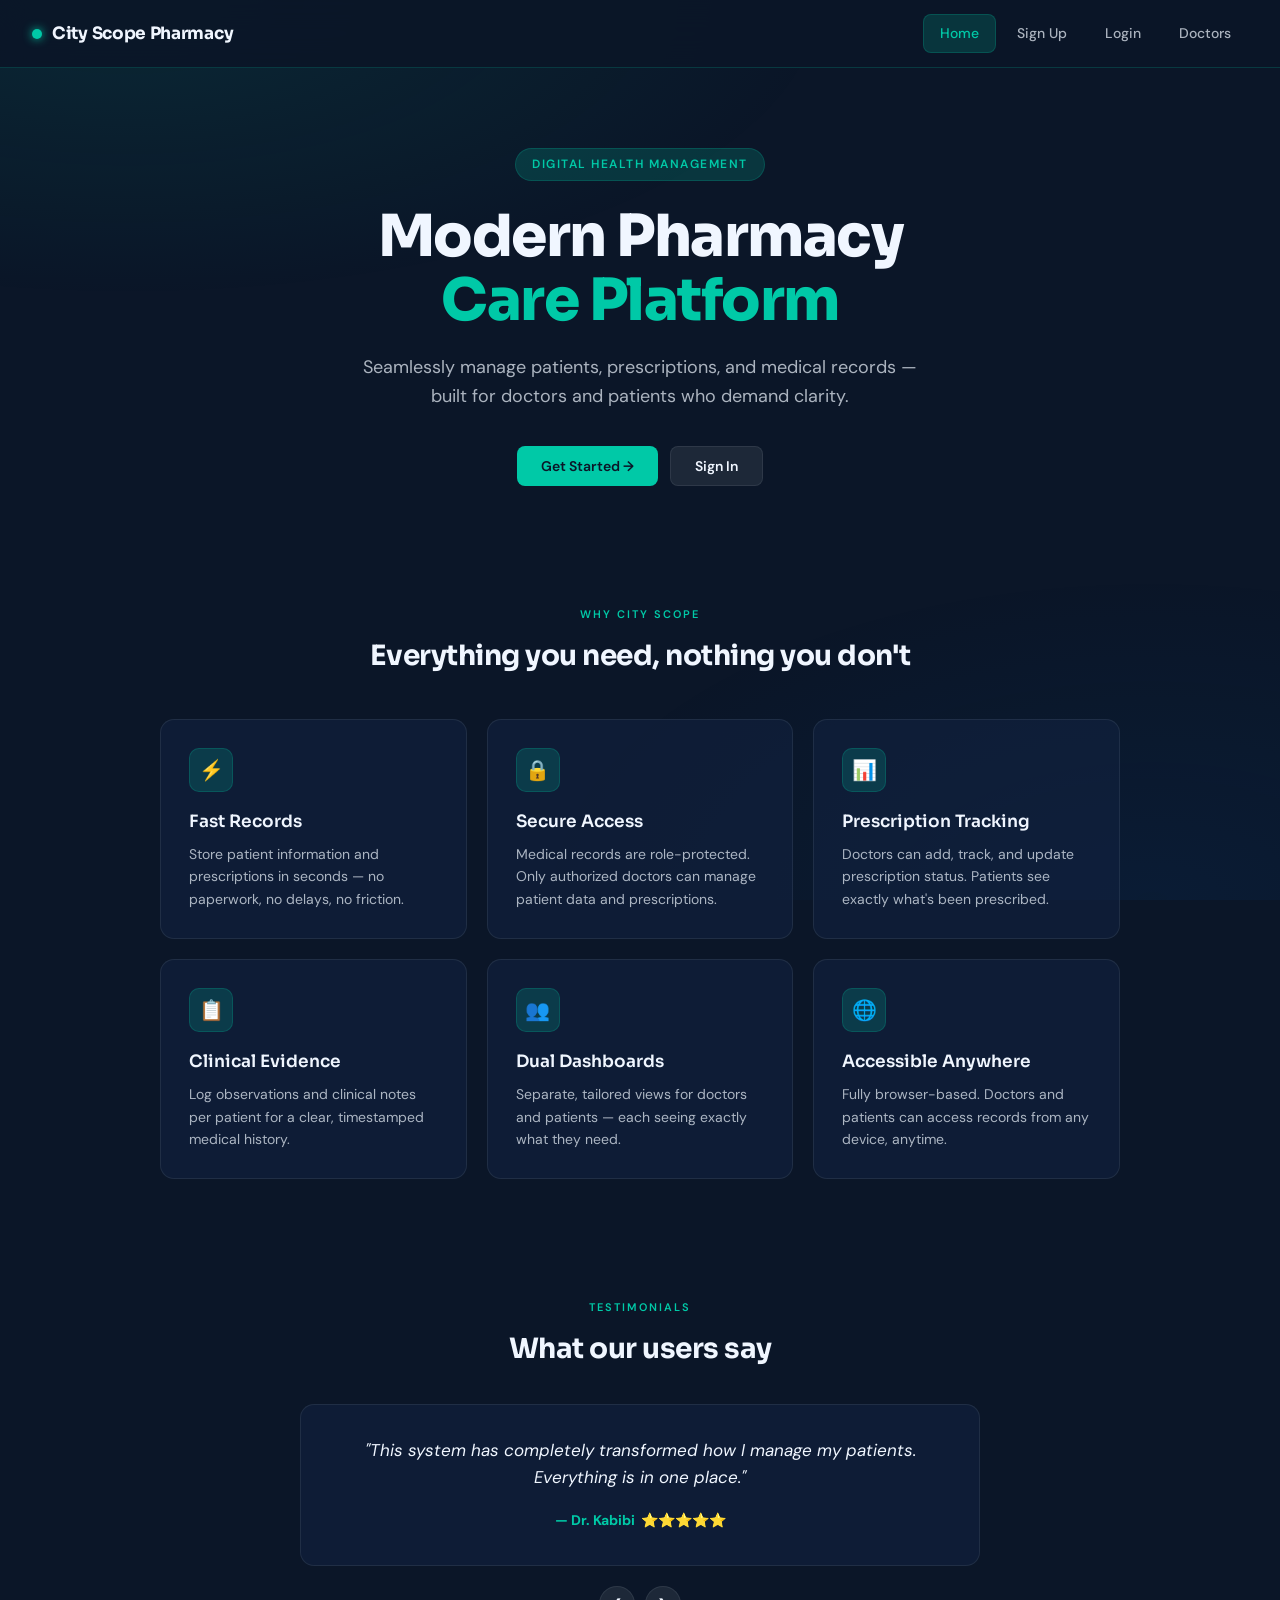
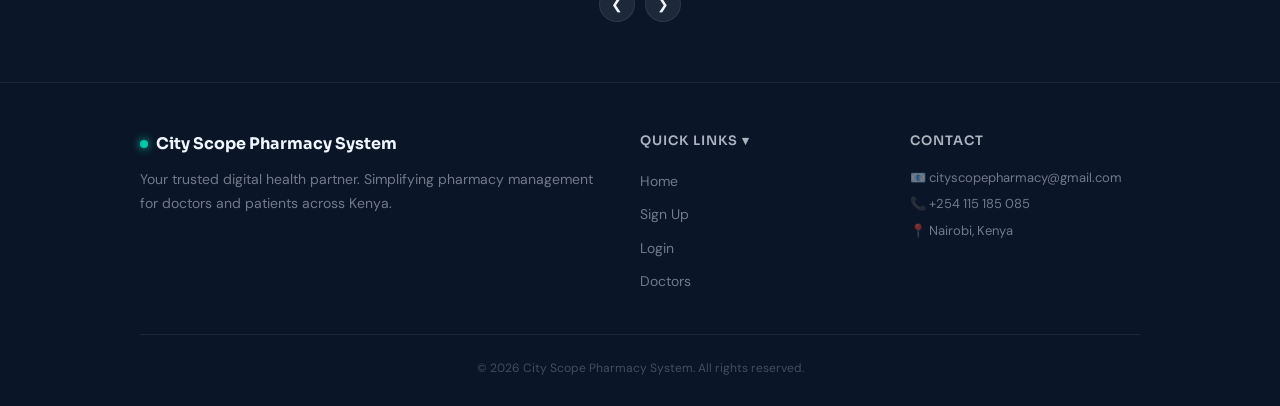
<file: index.html>
<!DOCTYPE html>
<html lang="en">
<head>
  <meta charset="UTF-8">
  <meta name="viewport" content="width=device-width, initial-scale=1.0">
  <title>City Scope Pharmacy System</title>
  <link rel="stylesheet" href="style.css">
</head>
<body class="index-page">

<nav class="navbar">
  <div class="logo">City Scope Pharmacy</div>
  <div class="menu-toggle" id="mobile-menu">
    <span class="bar"></span><span class="bar"></span><span class="bar"></span>
  </div>
  <ul class="nav-links"></ul>
</nav>

<!-- Hero -->
<section class="hero">
  <div class="hero-eyebrow">Digital Health Management</div>
  <h1>Modern Pharmacy<br><span>Care Platform</span></h1>
  <p>Seamlessly manage patients, prescriptions, and medical records — built for doctors and patients who demand clarity.</p>
  <div class="hero-cta">
    <a href="signup.html" class="btn btn-primary">Get Started →</a>
    <a href="login.html" class="btn btn-secondary">Sign In</a>
  </div>
</section>

<!-- Features -->
<section class="features-section">
  <p class="section-label" style="text-align:center">Why City Scope</p>
  <h2 class="section-title">Everything you need, nothing you don't</h2>
  <div class="features-grid">
    <div class="feature-card">
      <div class="feature-icon">⚡</div>
      <h3>Fast Records</h3>
      <p>Store patient information and prescriptions in seconds — no paperwork, no delays, no friction.</p>
    </div>
    <div class="feature-card">
      <div class="feature-icon">🔒</div>
      <h3>Secure Access</h3>
      <p>Medical records are role-protected. Only authorized doctors can manage patient data and prescriptions.</p>
    </div>
    <div class="feature-card">
      <div class="feature-icon">📊</div>
      <h3>Prescription Tracking</h3>
      <p>Doctors can add, track, and update prescription status. Patients see exactly what's been prescribed.</p>
    </div>
    <div class="feature-card">
      <div class="feature-icon">📋</div>
      <h3>Clinical Evidence</h3>
      <p>Log observations and clinical notes per patient for a clear, timestamped medical history.</p>
    </div>
    <div class="feature-card">
      <div class="feature-icon">👥</div>
      <h3>Dual Dashboards</h3>
      <p>Separate, tailored views for doctors and patients — each seeing exactly what they need.</p>
    </div>
    <div class="feature-card">
      <div class="feature-icon">🌐</div>
      <h3>Accessible Anywhere</h3>
      <p>Fully browser-based. Doctors and patients can access records from any device, anytime.</p>
    </div>
  </div>
</section>

<!-- Reviews -->
<section class="reviews-section">
  <p class="section-label" style="text-align:center">Testimonials</p>
  <h2 class="section-title" style="font-family:'Sora',sans-serif;font-size:clamp(20px,3vw,28px);font-weight:700;text-align:center;color:var(--white);margin-bottom:32px;letter-spacing:-0.5px">What our users say</h2>
  <div class="slider-wrapper">
    <div class="slider-container">
      <div class="review-slide active">
        <p>"This system has completely transformed how I manage my patients. Everything is in one place."</p>
        <strong>— Dr. Kabibi &nbsp;⭐⭐⭐⭐⭐</strong>
      </div>
      <div class="review-slide">
        <p>"I can now track my prescriptions without stress. I always know what I've been prescribed."</p>
        <strong>— Patient Nyorwa &nbsp;⭐⭐⭐⭐</strong>
      </div>
      <div class="review-slide">
        <p>"Very simple and effective pharmacy platform. Clean, fast, and reliable."</p>
        <strong>— Dr. Owen &nbsp;⭐⭐⭐⭐⭐</strong>
      </div>
      <div class="review-slide">
        <p>"Appointments and prescriptions are now very well organized. A joy to use daily."</p>
        <strong>— Dr. Remmie Mwatee &nbsp;⭐⭐⭐⭐⭐</strong>
      </div>
    </div>
    <div class="slider-controls">
      <button onclick="prevSlide()">❮</button>
      <button onclick="nextSlide()">❯</button>
    </div>
  </div>
</section>

<!-- Footer -->
<footer class="footer">
  <div class="footer-content">
    <div class="footer-brand">
      <div class="logo-mark">City Scope Pharmacy System</div>
      <p>Your trusted digital health partner. Simplifying pharmacy management for doctors and patients across Kenya.</p>
    </div>
    <div>
      <h4>Quick Links ▾</h4>
      <ul>
        <li><a href="index.html">Home</a></li>
        <li><a href="signup.html">Sign Up</a></li>
        <li><a href="login.html">Login</a></li>
        <li><a href="contact.html">Doctors</a></li>
      </ul>
    </div>
    <div class="footer-contact">
      <h4>Contact</h4>
      <p>📧 cityscopepharmacy@gmail.com</p>
      <p>📞 +254 115 185 085</p>
      <p>📍 Nairobi, Kenya</p>
    </div>
  </div>
  <p class="copy">© 2026 City Scope Pharmacy System. All rights reserved.</p>
</footer>

<script src="js/navbar.js"></script>
<script src="js/reviews.js"></script>
</body>
</html>
</file>
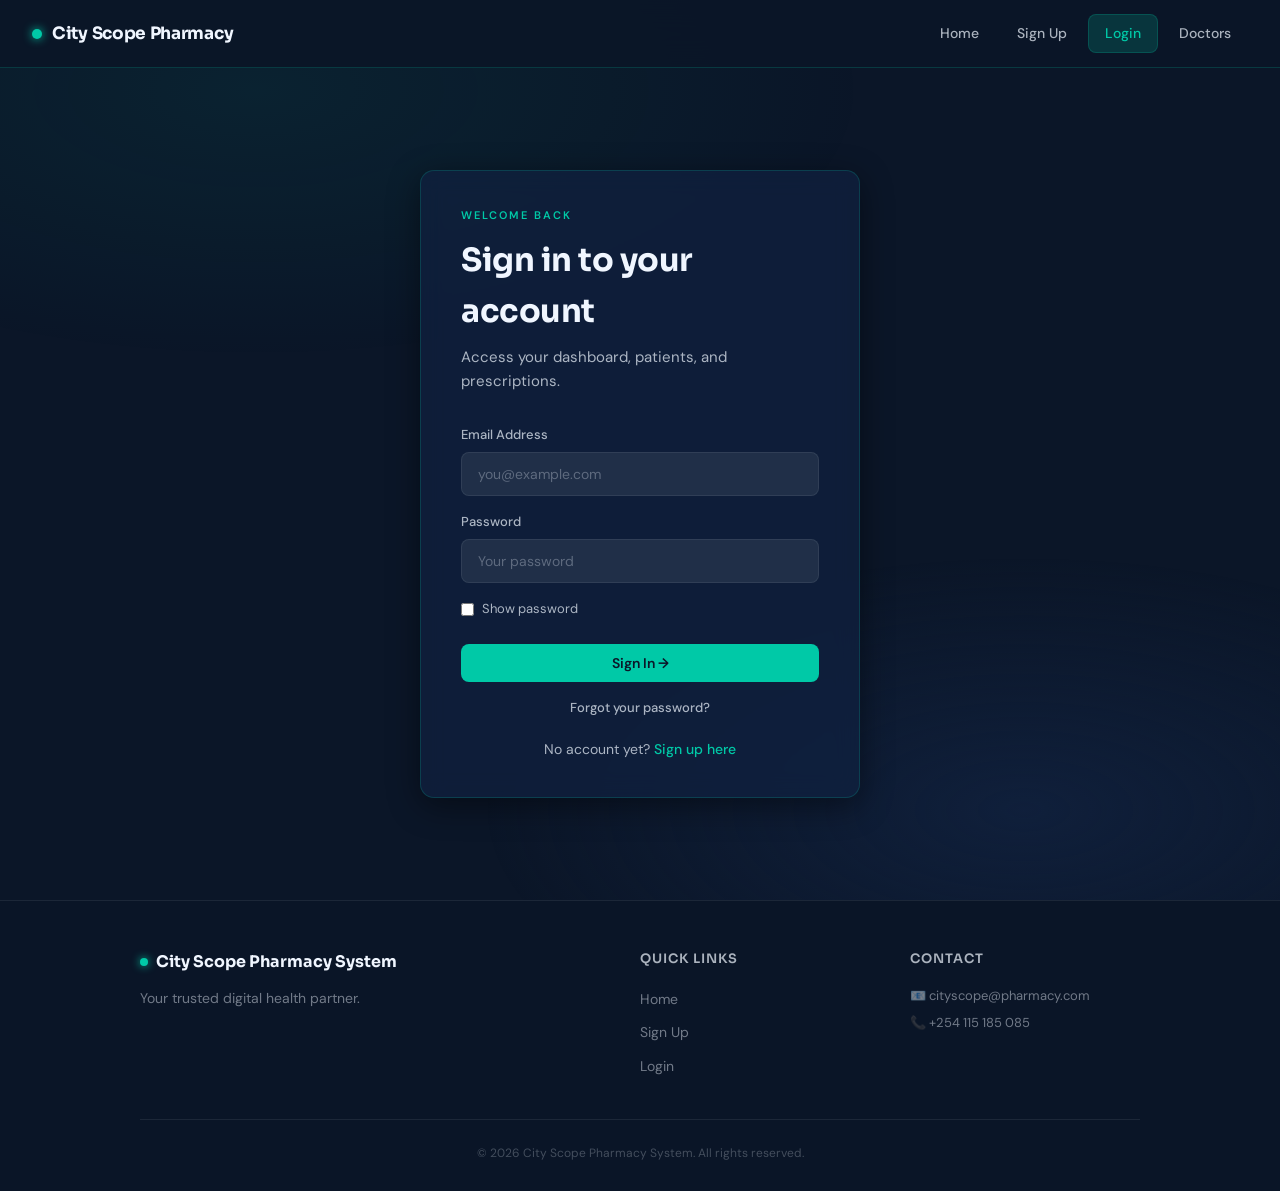
<file: add-patient.html>
<!DOCTYPE html>
<html lang="en">
<head>
  <meta charset="UTF-8">
  <meta name="viewport" content="width=device-width, initial-scale=1.0">
  <title>Add Patient — City Scope Pharmacy</title>
  <link rel="stylesheet" href="style.css">
</head>
<body class="add-patient">

<nav class="navbar">
  <div class="logo">City Scope Pharmacy</div>
  <div class="menu-toggle" id="mobile-menu">
    <span class="bar"></span><span class="bar"></span><span class="bar"></span>
  </div>
  <ul class="nav-links"></ul>
</nav>

<div class="page-wrapper">
  <p class="section-label">Patient Management</p>
  <h2 class="page-heading">Add New Patient</h2>
  <p class="page-subheading">Register a new patient into the pharmacy system.</p>

  <div style="display:grid;grid-template-columns:1fr 1.6fr;gap:24px;align-items:start">

    <!-- Form -->
    <div class="glass-card">
      <h3 style="font-family:'Sora',sans-serif;font-size:16px;font-weight:600;color:var(--white);margin-bottom:20px">Patient Details</h3>
      <form id="addPatientForm">
        <div class="form-group">
          <label>Full Name</label>
          <input type="text" id="name" placeholder="e.g. Jane Wanjiru" required>
        </div>
        <div class="form-group">
          <label>Email Address</label>
          <input type="email" id="email" placeholder="jane@example.com" required>
        </div>
        <div class="form-group">
          <label>Age</label>
          <input type="number" id="age" placeholder="28" min="0" max="150" required>
        </div>
        <div class="form-group">
          <label>Phone Number</label>
          <input type="tel" id="phone" placeholder="+254 7XX XXX XXX" required>
        </div>
        <div class="form-group">
          <label>Address</label>
          <input type="text" id="address" placeholder="Nairobi, Kenya" required>
        </div>
        <button type="submit" class="btn btn-primary btn-full" style="margin-top:8px">Register Patient →</button>
      </form>
    </div>

    <!-- Table -->
    <div class="glass-card" style="padding:0;overflow:hidden">
      <div style="padding:20px 24px;border-bottom:1px solid var(--border-dim);display:flex;align-items:center;justify-content:space-between">
        <h3 style="font-family:'Sora',sans-serif;font-size:16px;font-weight:600;color:var(--white)">Registered Patients</h3>
        <span id="patientCount" style="font-size:12px;color:var(--teal)"></span>
      </div>
      <div class="table-wrapper" style="margin:0;border:none;border-radius:0">
        <table>
          <thead>
            <tr>
              <th>#</th><th>Name</th><th>Email</th><th>Age</th><th>Action</th>
            </tr>
          </thead>
          <tbody id="patientTable"></tbody>
        </table>
      </div>
    </div>

  </div>
</div>

<footer class="footer">
  <div class="footer-content">
    <div class="footer-brand">
      <div class="logo-mark">City Scope Pharmacy System</div>
      <p>Your trusted digital health partner.</p>
    </div>
    <div>
      <h4>Quick Links</h4>
      <ul>
        <li><a href="doctor-dashboard.html">Dashboard</a></li>
        <li><a href="add-patient.html">Add Patient</a></li>
        <li><a href="contact.html">Doctors</a></li>
      </ul>
    </div>
    <div class="footer-contact">
      <h4>Contact</h4>
      <p>📧 cityscope@pharmacy.com</p>
      <p>📞 +254 115 185 085</p>
    </div>
  </div>
  <p class="copy">© 2026 City Scope Pharmacy System. All rights reserved.</p>
</footer>

<script src="js/navbar.js"></script>
<script src="js/protect.js"></script>
<script>
document.addEventListener("DOMContentLoaded", function () {
  const patientTable = document.getElementById("patientTable");
  const addPatientForm = document.getElementById("addPatientForm");
  const patientCount = document.getElementById("patientCount");
  let patientsList = JSON.parse(localStorage.getItem("patients")) || [];

  function renderPatients() {
    if (!patientTable) return;
    patientTable.innerHTML = "";
    if (patientCount) patientCount.textContent = patientsList.length + " patient" + (patientsList.length !== 1 ? "s" : "");
    if (patientsList.length === 0) {
      patientTable.innerHTML = `<tr><td colspan="5" class="empty-state"><div class="empty-icon">🧑‍⚕️</div>No patients yet.</td></tr>`;
      return;
    }
    patientsList.forEach((p, index) => {
      const row = document.createElement("tr");
      row.innerHTML = `
        <td>${index + 1}</td>
        <td style="color:var(--white);font-weight:500">${p.name}</td>
        <td style="font-size:13px">${p.email}</td>
        <td>${p.age}</td>
        <td><button class="btn btn-danger btn-sm" onclick="deletePatient(${index})">Delete</button></td>
      `;
      patientTable.appendChild(row);
    });
  }
  renderPatients();

  if (addPatientForm) {
    addPatientForm.addEventListener("submit", function (e) {
      e.preventDefault();
      const name    = document.getElementById("name").value.trim();
      const email   = document.getElementById("email").value.trim();
      const age     = document.getElementById("age").value;
      const phone   = document.getElementById("phone").value.trim();
      const address = document.getElementById("address").value.trim();
      patientsList.push({ name, email, age, phone, address });
      localStorage.setItem("patients", JSON.stringify(patientsList));
      renderPatients();
      addPatientForm.reset();
      showToast("Patient registered successfully!");
    });
  }

  window.deletePatient = function (index) {
    if (confirm("Delete this patient? This cannot be undone.")) {
      patientsList.splice(index, 1);
      localStorage.setItem("patients", JSON.stringify(patientsList));
      renderPatients();
      showToast("Patient removed.");
    }
  };
});
</script>

<style>
@media (max-width: 760px) {
  .page-wrapper > div[style*="grid"] { grid-template-columns: 1fr !important; }
}
</style>
</body>
</html>
</file>
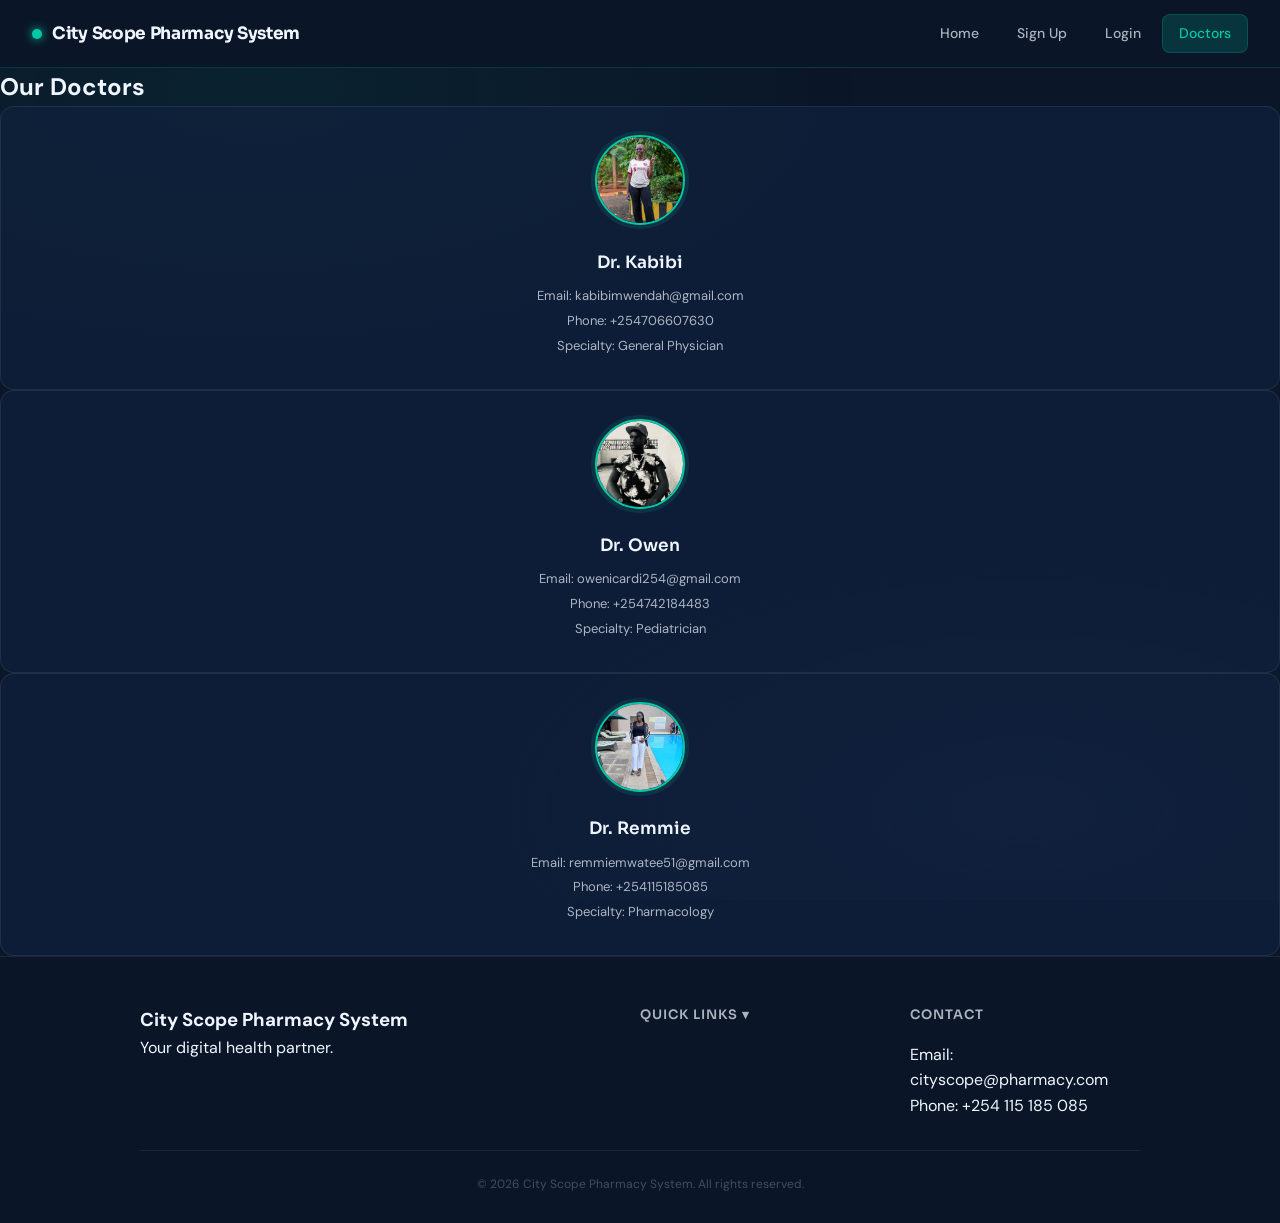
<file: contact.html>
<!DOCTYPE html>
<html lang="en">
<head>
    <meta charset="UTF-8">
    <meta name="viewport" content="width=device-width, initial-scale=1.0">
    <title>Document</title>
    <link rel="stylesheet" href="style.css">
</head>
<body>
    <nav class="navbar">
  <div class="logo">City Scope Pharmacy System</div>

  <div class="menu-toggle" id="mobile-menu">
    <span class="bar"></span>
    <span class="bar"></span>
    <span class="bar"></span>
  </div>

  <ul class="nav-links">
     
  </ul>
</nav>

<script src="js/navbar.js"></script>
    <section class="contact">
  <h2>Our Doctors</h2>

  <div class="doctor-grid">
    <div class="doctor-card">
      <img src="images/drkabibi.jpg" alt="Dr. Kabibi">
      <h3>Dr. Kabibi</h3>
      <p>Email: kabibimwendah@gmail.com</p>
      <p>Phone: +254706607630</p>
      <p>Specialty: General Physician</p>
    </div>

    <div class="doctor-card">
      <img src="images/droweno.jpg" alt="Dr. Owen">
      <h3>Dr. Owen</h3>
      <p>Email: owenicardi254@gmail.com</p>
      <p>Phone: +254742184483</p>
      <p>Specialty: Pediatrician</p>
    </div>

    <div class="doctor-card">
      <img src="images/drremmie.jpg" alt="Dr. Remmie">
      <h3>Dr. Remmie</h3>
      <p>Email: remmiemwatee51@gmail.com</p>
      <p>Phone: +254115185085</p>
      <p>Specialty: Pharmacology</p>
    </div>
  </div>
</section>
<footer class="footer">
  <div class="footer-content">

    <div>
      <h3>City Scope Pharmacy System</h3>
      <p>Your digital health partner.</p>
    </div>

      <div class="footer-links">
  <h4 id="quickLinksToggle" class="quick-links-title">
    Quick Links ▾
  </h4>

  <ul id="quickLinksMenu" class="quick-links-menu">
    <li><a href="index.html">Home</a></li>
    <li><a href="signup.html">Sign Up</a></li>
    <li><a href="login.html">Login</a></li>
  </ul>
</div>

    <div>
      <h4>Contact</h4>
      <p>Email: cityscope@pharmacy.com</p>
      <p>Phone: +254 115 185 085</p>
    </div>

  </div>

  <p class="copy">© 2026 City Scope Pharmacy System. All rights reserved.</p>
</footer>
<script>
document.addEventListener("DOMContentLoaded", function () {
  const toggle = document.getElementById("quickLinksToggle");
  const menu = document.getElementById("quickLinksMenu");

  if (!toggle || !menu) return;

  toggle.addEventListener("click", () => {
    menu.classList.toggle("show");

    toggle.innerHTML = menu.classList.contains("show")
      ? "Quick Links ▴"
      : "Quick Links ▾";
  });
});
</script>
</body>
</html>
</file>
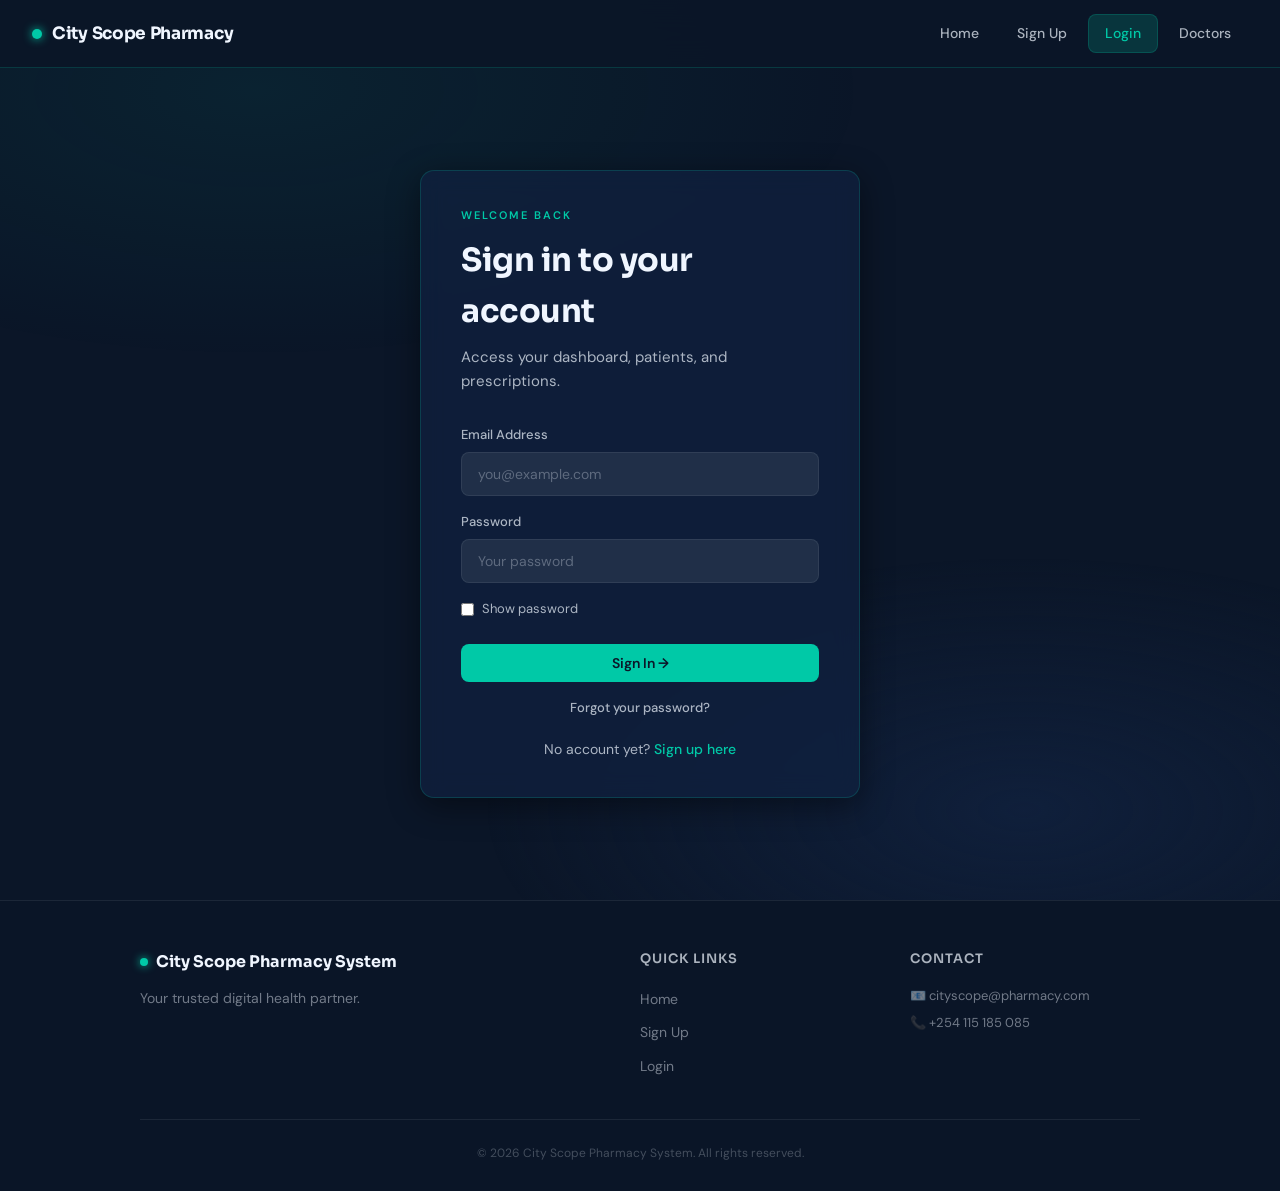
<file: doctor-dashboard.html>
<!DOCTYPE html>
<html lang="en">
<head>
  <meta charset="UTF-8">
  <meta name="viewport" content="width=device-width, initial-scale=1.0">
  <title>Doctor Dashboard — City Scope Pharmacy</title>
  <link rel="stylesheet" href="style.css">
</head>
<body class="doctor-dashboard">

<nav class="navbar">
  <div class="logo">City Scope Pharmacy</div>
  <div class="menu-toggle" id="mobile-menu">
    <span class="bar"></span><span class="bar"></span><span class="bar"></span>
  </div>
  <ul class="nav-links"></ul>
</nav>

<div class="doctor-banner" id="doctorBanner" style="display:none">
  <span>👨‍⚕️ Logged in as <strong id="doctorName">—</strong></span>
  <a href="add-patient.html" class="btn btn-primary btn-sm">+ Add Patient</a>
</div>

<div class="page-wrapper" style="padding-top:32px">
  <p class="section-label">Doctor Dashboard</p>
  <h2 class="page-heading">Patient Records</h2>
  <p class="page-subheading">Manage prescriptions and clinical evidence for all registered patients.</p>

  <!-- Stats -->
  <div class="stats-row">
    <div class="stat-card">
      <div class="stat-label">Total Patients</div>
      <div class="stat-value" id="totalPatients">—</div>
    </div>
    <div class="stat-card">
      <div class="stat-label">Active Prescriptions</div>
      <div class="stat-value" id="activePrescriptions">—</div>
    </div>
    <div class="stat-card">
      <div class="stat-label">Evidence Notes</div>
      <div class="stat-value" id="totalEvidence">—</div>
    </div>
  </div>

  <div class="glass-card" style="padding:0;overflow:hidden">
    <div class="table-wrapper" style="margin:0;border:none;border-radius:0">
      <table>
        <thead>
          <tr>
            <th>#</th>
            <th>Name</th>
            <th>Email</th>
            <th>Age</th>
            <th>Phone</th>
            <th>Actions</th>
          </tr>
        </thead>
        <tbody id="doctorPatientTable"></tbody>
      </table>
    </div>
  </div>
</div>

<footer class="footer">
  <div class="footer-content">
    <div class="footer-brand">
      <div class="logo-mark">City Scope Pharmacy System</div>
      <p>Your trusted digital health partner.</p>
    </div>
    <div>
      <h4>Quick Links</h4>
      <ul>
        <li><a href="doctor-dashboard.html">Dashboard</a></li>
        <li><a href="add-patient.html">Add Patient</a></li>
        <li><a href="contact.html">Doctors</a></li>
      </ul>
    </div>
    <div class="footer-contact">
      <h4>Contact</h4>
      <p>📧 cityscope@pharmacy.com</p>
      <p>📞 +254 115 185 085</p>
    </div>
  </div>
  <p class="copy">© 2026 City Scope Pharmacy System. All rights reserved.</p>
</footer>

<script src="js/navbar.js"></script>
<script src="js/protect.js"></script>
<script>
document.addEventListener("DOMContentLoaded", function () {
  const currentUser = JSON.parse(localStorage.getItem("currentUser"));
  if (!currentUser || currentUser.role !== "doctor") {
    showToast("Access denied: Doctors only", "error");
    window.location.href = "login.html"; return;
  }
  const nameEl = document.getElementById("doctorName");
  if (nameEl) nameEl.textContent = currentUser.name;
  const banner = document.getElementById("doctorBanner");
  if (banner) { banner.style.display = "flex"; document.body.classList.add("has-banner"); }

  const patients = JSON.parse(localStorage.getItem("patients")) || [];
  const evidences = JSON.parse(localStorage.getItem("evidences")) || [];
  let activePres = 0;
  patients.forEach(p => { if (p.prescriptions) activePres += p.prescriptions.filter(x => !x.taken).length; });

  document.getElementById("totalPatients").textContent = patients.length;
  document.getElementById("activePrescriptions").textContent = activePres;
  document.getElementById("totalEvidence").textContent = evidences.length;

  const table = document.getElementById("doctorPatientTable");
  if (patients.length === 0) {
    table.innerHTML = `<tr><td colspan="6" class="empty-state"><div class="empty-icon">🧑‍⚕️</div>No patients yet. <a href="add-patient.html" style="color:var(--teal)">Add the first one →</a></td></tr>`;
    return;
  }
  patients.forEach((p, index) => {
    const row = document.createElement("tr");
    row.innerHTML = `
      <td>${index + 1}</td>
      <td style="color:var(--white);font-weight:500">${p.name}</td>
      <td>${p.email || "—"}</td>
      <td>${p.age || "—"}</td>
      <td>${p.phone || "—"}</td>
      <td style="display:flex;gap:8px;flex-wrap:wrap;padding-top:10px;padding-bottom:10px">
        <button class="btn btn-primary btn-sm" onclick="openPrescriptions(${index})">💊 Prescriptions</button>
        <button class="btn btn-sm" style="background:rgba(255,179,71,0.12);color:var(--amber);border:1px solid rgba(255,179,71,0.25)" onclick="openEvidence(${index})">📋 Evidence</button>
      </td>
    `;
    table.appendChild(row);
  });
});

function openPrescriptions(i) { localStorage.setItem("currentPatientIndex", i); window.location.href = "prescription.html"; }
function openEvidence(i) { localStorage.setItem("currentPatientIndex", i); window.location.href = "evidence.html"; }
</script>
</body>
</html>
</file>
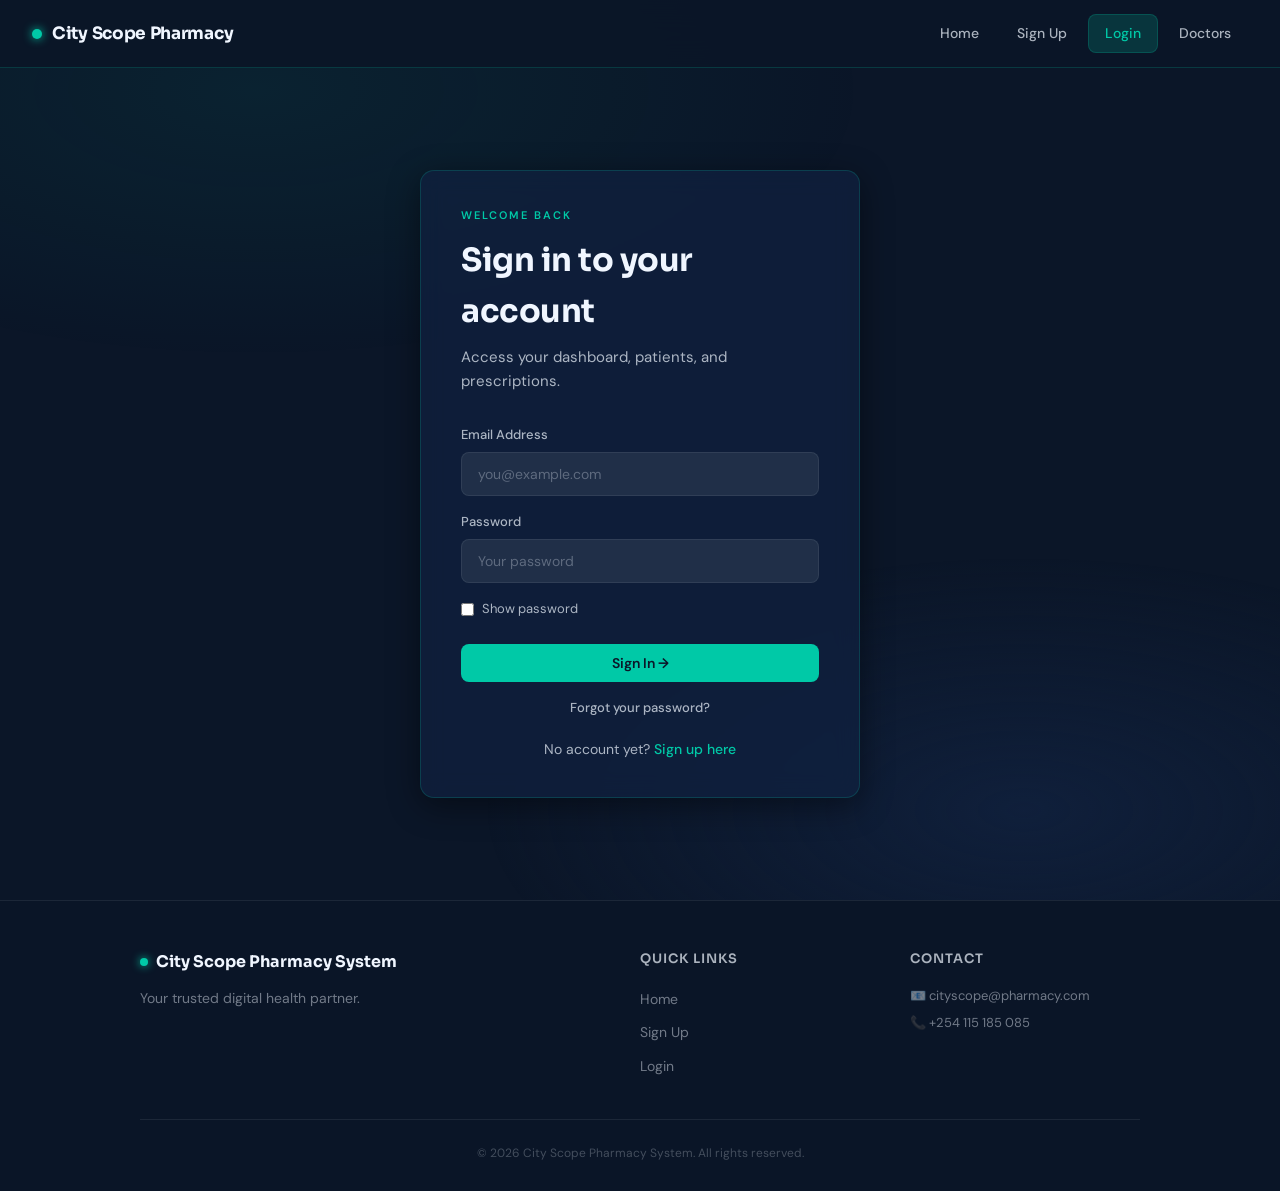
<file: evidence.html>
<!DOCTYPE html>
<html lang="en">
<head>
  <meta charset="UTF-8">
  <meta name="viewport" content="width=device-width, initial-scale=1.0">
  <title>Patient Evidence — City Scope Pharmacy</title>
  <link rel="stylesheet" href="style.css">
</head>
<body>

<nav class="navbar">
  <div class="logo">City Scope Pharmacy</div>
  <div class="menu-toggle" id="mobile-menu">
    <span class="bar"></span><span class="bar"></span><span class="bar"></span>
  </div>
  <ul class="nav-links"></ul>
</nav>

<div class="page-wrapper">
  <p class="section-label">Clinical Evidence</p>
  <h2 class="page-heading">Evidence: <span id="patientName" style="color:var(--teal)">—</span></h2>
  <p class="page-subheading">Log clinical observations and notes for this patient's records.</p>

  <div style="display:grid;grid-template-columns:1fr 1.8fr;gap:24px;align-items:start">

    <!-- Form -->
    <div class="glass-card">
      <h3 style="font-family:'Sora',sans-serif;font-size:16px;font-weight:600;color:var(--white);margin-bottom:20px">New Observation</h3>
      <form id="evidenceForm">
        <div class="form-group">
          <label>Clinical Note / Observation</label>
          <textarea id="note" placeholder="Describe symptoms, observations, or clinical findings..." required style="min-height:140px"></textarea>
        </div>
        <button type="submit" class="btn btn-primary btn-full">Save Evidence →</button>
      </form>
    </div>

    <!-- Table -->
    <div class="glass-card" style="padding:0;overflow:hidden">
      <div style="padding:20px 24px;border-bottom:1px solid var(--border-dim)">
        <h3 style="font-family:'Sora',sans-serif;font-size:16px;font-weight:600;color:var(--white)">Evidence Log</h3>
      </div>
      <div class="table-wrapper" style="margin:0;border:none;border-radius:0">
        <table>
          <thead>
            <tr>
              <th>#</th><th>Date & Time</th><th>Observation</th>
            </tr>
          </thead>
          <tbody id="evidenceTable"></tbody>
        </table>
      </div>
    </div>

  </div>
</div>

<footer class="footer">
  <div class="footer-content">
    <div class="footer-brand">
      <div class="logo-mark">City Scope Pharmacy System</div>
      <p>Your trusted digital health partner.</p>
    </div>
    <div>
      <h4>Quick Links</h4>
      <ul>
        <li><a href="index.html">Home</a></li>
        <li><a href="contact.html">Doctors</a></li>
        <li><a href="login.html">Login</a></li>
      </ul>
    </div>
    <div class="footer-contact">
      <h4>Contact</h4>
      <p>📧 cityscope@pharmacy.com</p>
      <p>📞 +254 115 185 085</p>
    </div>
  </div>
  <p class="copy">© 2026 City Scope Pharmacy System. All rights reserved.</p>
</footer>

<script src="js/navbar.js"></script>
<script src="js/protect.js"></script>
<script src="js/evidence.js"></script>

<style>
@media (max-width: 760px) {
  .page-wrapper > div[style*="grid"] { grid-template-columns: 1fr !important; }
}
</style>
</body>
</html>
</file>
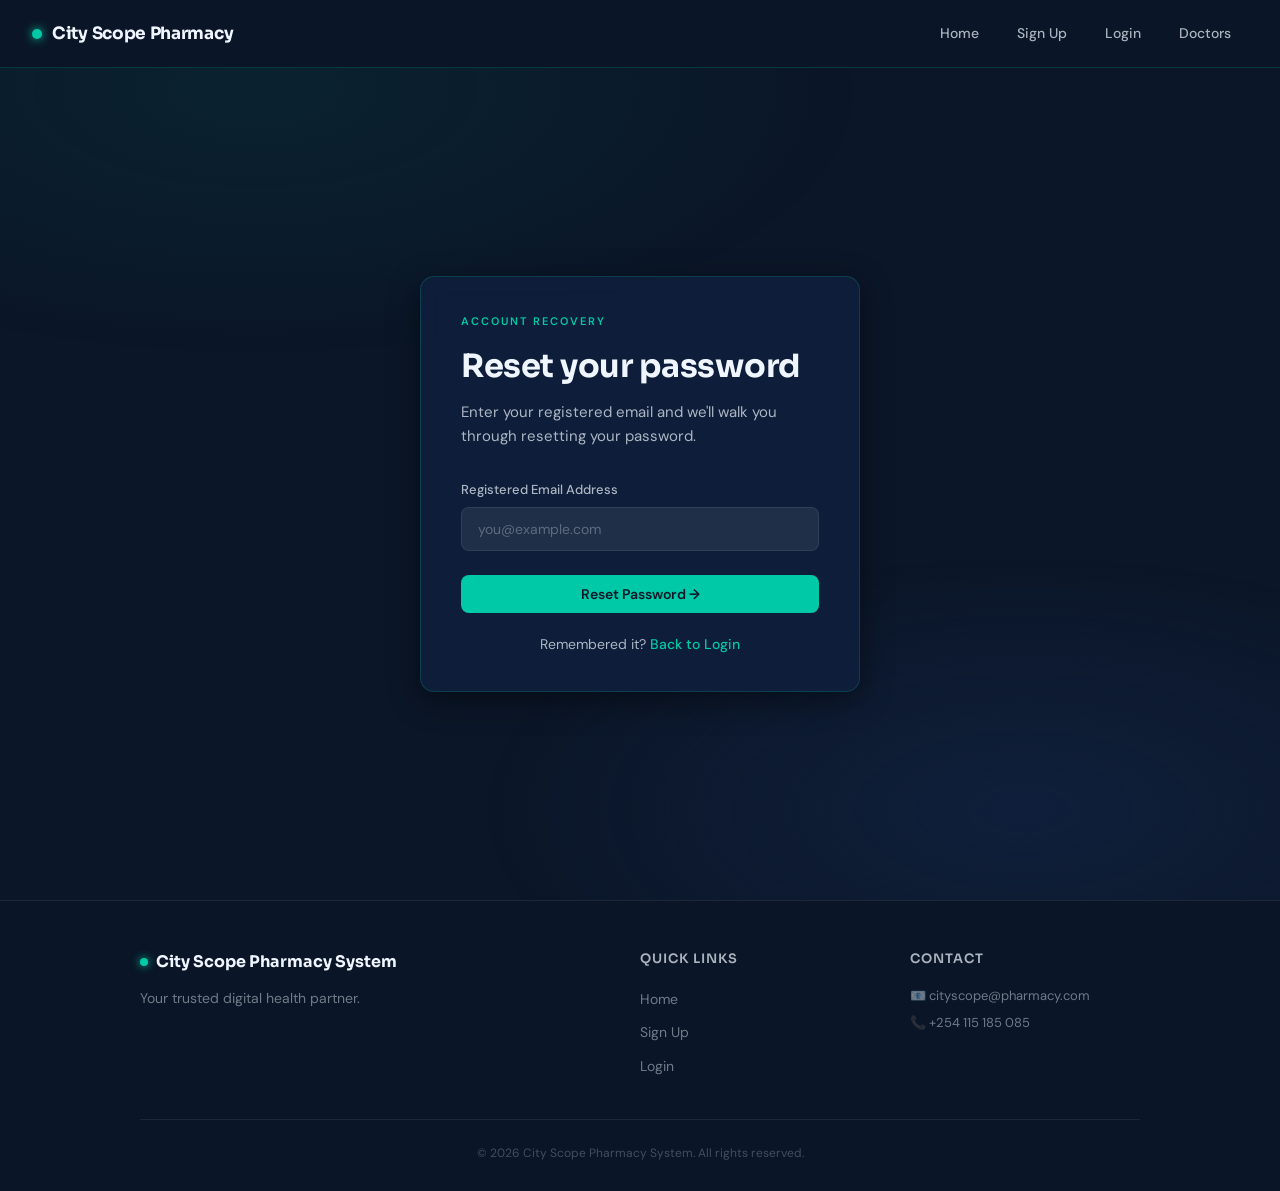
<file: forgot-password.html>
<!DOCTYPE html>
<html lang="en">
<head>
  <meta charset="UTF-8">
  <meta name="viewport" content="width=device-width, initial-scale=1.0">
  <title>Forgot Password — City Scope Pharmacy</title>
  <link rel="stylesheet" href="style.css">
</head>
<body>

<nav class="navbar">
  <div class="logo">City Scope Pharmacy</div>
  <div class="menu-toggle" id="mobile-menu">
    <span class="bar"></span><span class="bar"></span><span class="bar"></span>
  </div>
  <ul class="nav-links"></ul>
</nav>

<div class="page-wrapper" style="display:flex;align-items:center;justify-content:center;min-height:calc(100vh - 68px)">
  <div class="glass-card auth-box" style="width:100%">
    <p class="section-label">Account Recovery</p>
    <h2 class="page-heading">Reset your password</h2>
    <p class="page-subheading">Enter your registered email and we'll walk you through resetting your password.</p>

    <form id="forgotForm">
      <div class="form-group">
        <label>Registered Email Address</label>
        <input type="email" id="email" placeholder="you@example.com" required>
      </div>
      <button type="submit" class="btn btn-primary btn-full" style="margin-top:8px">Reset Password →</button>
    </form>

    <div class="form-footer" style="margin-top:20px">
      Remembered it? <a href="login.html">Back to Login</a>
    </div>
  </div>
</div>

<footer class="footer">
  <div class="footer-content">
    <div class="footer-brand">
      <div class="logo-mark">City Scope Pharmacy System</div>
      <p>Your trusted digital health partner.</p>
    </div>
    <div>
      <h4>Quick Links</h4>
      <ul>
        <li><a href="index.html">Home</a></li>
        <li><a href="signup.html">Sign Up</a></li>
        <li><a href="login.html">Login</a></li>
      </ul>
    </div>
    <div class="footer-contact">
      <h4>Contact</h4>
      <p>📧 cityscope@pharmacy.com</p>
      <p>📞 +254 115 185 085</p>
    </div>
  </div>
  <p class="copy">© 2026 City Scope Pharmacy System. All rights reserved.</p>
</footer>

<script src="js/navbar.js"></script>
<script src="js/forgot-password.js"></script>
</body>
</html>
</file>
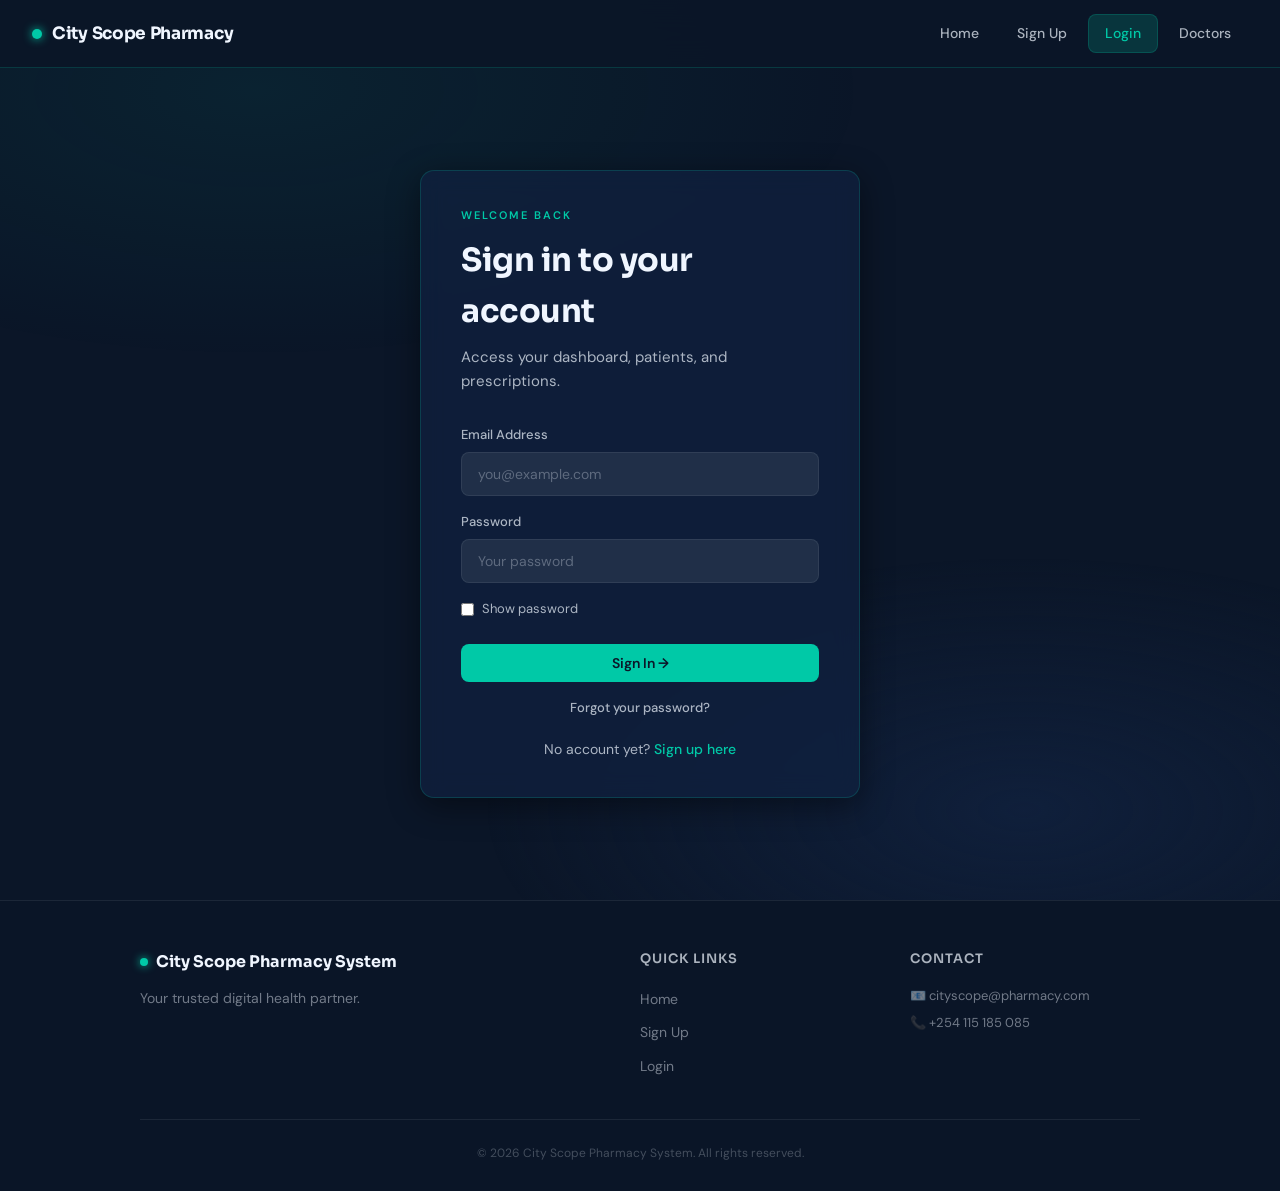
<file: login.html>
<!DOCTYPE html>
<html lang="en">
<head>
  <meta charset="UTF-8">
  <meta name="viewport" content="width=device-width, initial-scale=1.0">
  <title>Login — City Scope Pharmacy</title>
  <link rel="stylesheet" href="style.css">
</head>
<body>

<nav class="navbar">
  <div class="logo">City Scope Pharmacy</div>
  <div class="menu-toggle" id="mobile-menu">
    <span class="bar"></span><span class="bar"></span><span class="bar"></span>
  </div>
  <ul class="nav-links"></ul>
</nav>

<div class="page-wrapper" style="display:flex;align-items:center;justify-content:center;min-height:calc(100vh - 68px)">
  <div class="glass-card auth-box" style="width:100%">
    <p class="section-label">Welcome Back</p>
    <h2 class="page-heading">Sign in to your account</h2>
    <p class="page-subheading">Access your dashboard, patients, and prescriptions.</p>

    <form id="loginForm">
      <div class="form-group">
        <label>Email Address</label>
        <input type="email" id="email" name="email" placeholder="you@example.com" autocomplete="email" required>
      </div>
      <div class="form-group">
        <label>Password</label>
        <input type="password" id="password" name="password" placeholder="Your password" autocomplete="current-password" required>
      </div>
      <label class="show-pass-label">
        <input type="checkbox" id="showPass"> Show password
      </label>
      <button type="submit" class="btn btn-primary btn-full" style="margin-top:8px">Sign In →</button>
    </form>

    <div class="form-footer" style="margin-top:14px">
      <a href="forgot-password.html" style="color:var(--white-dim);font-size:13px">Forgot your password?</a>
    </div>
    <div class="form-footer">
      No account yet? <a href="signup.html">Sign up here</a>
    </div>
  </div>
</div>

<footer class="footer">
  <div class="footer-content">
    <div class="footer-brand">
      <div class="logo-mark">City Scope Pharmacy System</div>
      <p>Your trusted digital health partner.</p>
    </div>
    <div>
      <h4>Quick Links</h4>
      <ul>
        <li><a href="index.html">Home</a></li>
        <li><a href="signup.html">Sign Up</a></li>
        <li><a href="login.html">Login</a></li>
      </ul>
    </div>
    <div class="footer-contact">
      <h4>Contact</h4>
      <p>📧 cityscope@pharmacy.com</p>
      <p>📞 +254 115 185 085</p>
    </div>
  </div>
  <p class="copy">© 2026 City Scope Pharmacy System. All rights reserved.</p>
</footer>

<script src="js/navbar.js"></script>
<script src="js/auth.js"></script>
</body>
</html>
</file>
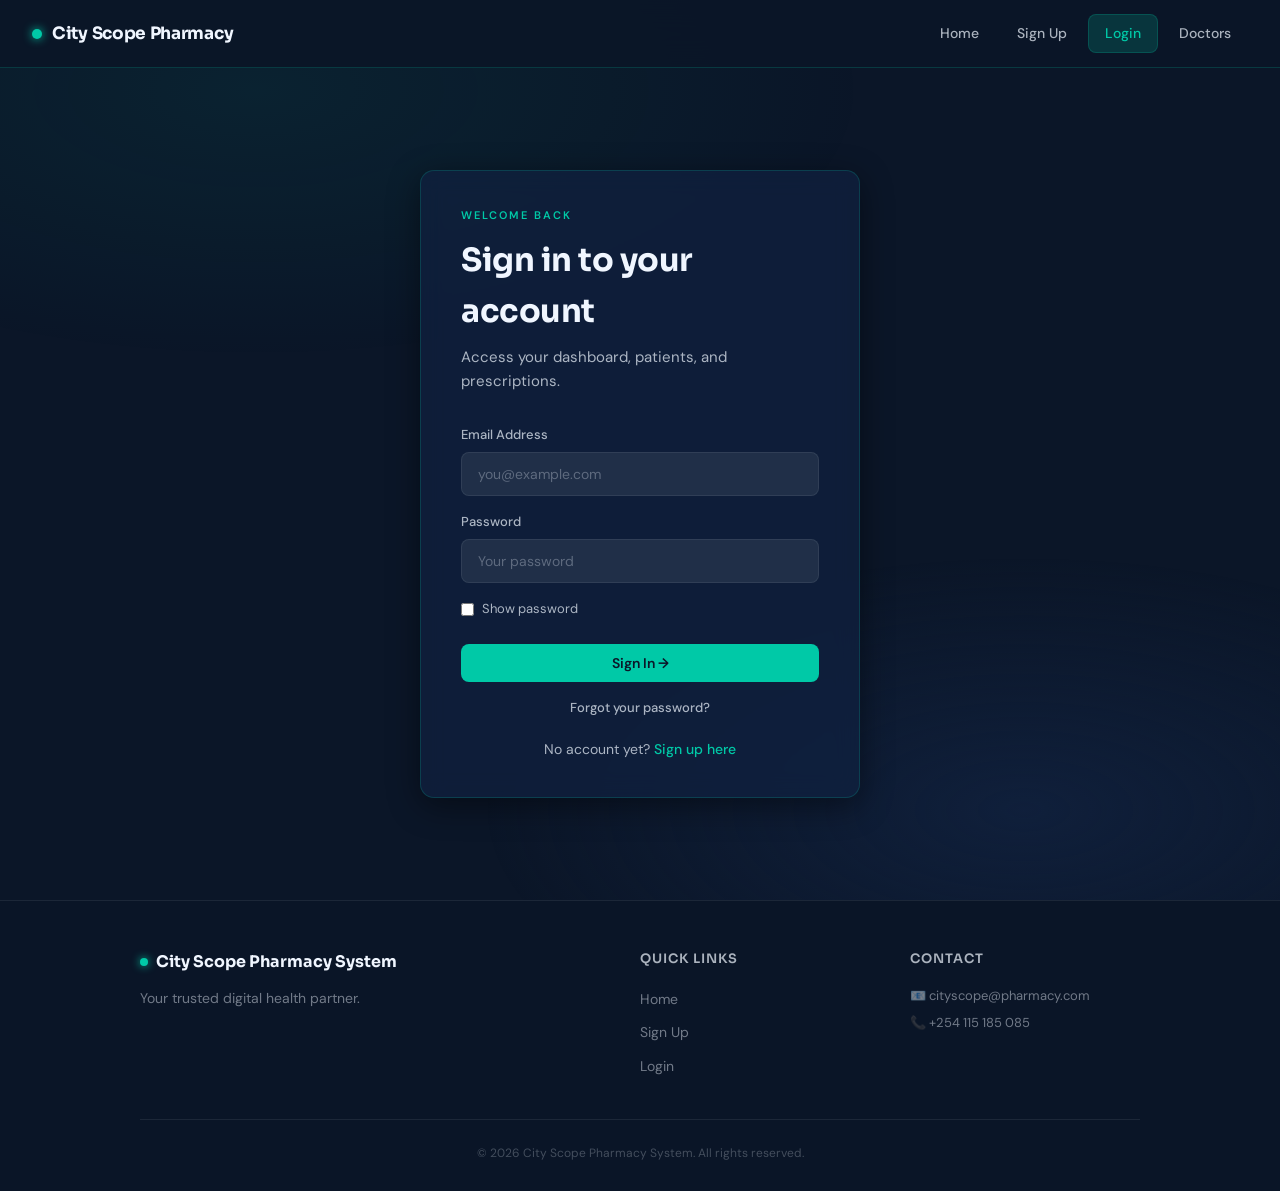
<file: patient-dashboard.html>
<!DOCTYPE html>
<html lang="en">
<head>
  <meta charset="UTF-8">
  <meta name="viewport" content="width=device-width, initial-scale=1.0">
  <title>Patient Dashboard — City Scope Pharmacy</title>
  <link rel="stylesheet" href="style.css">
</head>
<body class="patient-dashboard">

<nav class="navbar">
  <div class="logo">City Scope Pharmacy</div>
  <div class="menu-toggle" id="mobile-menu">
    <span class="bar"></span><span class="bar"></span><span class="bar"></span>
  </div>
  <ul class="nav-links"></ul>
</nav>

<div class="page-wrapper">
  <p class="section-label">Patient Dashboard</p>
  <h2 class="page-heading">Registered Patients</h2>
  <p class="page-subheading">A complete list of all registered patients in the system.</p>

  <div class="stats-row" style="max-width:380px">
    <div class="stat-card">
      <div class="stat-label">Total Patients</div>
      <div class="stat-value" id="totalPatients">—</div>
    </div>
  </div>

  <div class="glass-card" style="padding:0;overflow:hidden">
    <div class="table-wrapper" style="margin:0;border:none;border-radius:0">
      <table>
        <thead>
          <tr>
            <th>#</th>
            <th>Name</th>
            <th>Email</th>
            <th>Age</th>
            <th>Phone</th>
            <th>Address</th>
          </tr>
        </thead>
        <tbody id="patientTable"></tbody>
      </table>
    </div>
  </div>
</div>

<footer class="footer">
  <div class="footer-content">
    <div class="footer-brand">
      <div class="logo-mark">City Scope Pharmacy System</div>
      <p>Your trusted digital health partner.</p>
    </div>
    <div>
      <h4>Quick Links</h4>
      <ul>
        <li><a href="index.html">Home</a></li>
        <li><a href="signup.html">Sign Up</a></li>
        <li><a href="login.html">Login</a></li>
      </ul>
    </div>
    <div class="footer-contact">
      <h4>Contact</h4>
      <p>📧 cityscope@pharmacy.com</p>
      <p>📞 +254 115 185 085</p>
    </div>
  </div>
  <p class="copy">© 2026 City Scope Pharmacy System. All rights reserved.</p>
</footer>

<script src="js/navbar.js"></script>
<script src="js/protect.js"></script>
<script src="js/patients.js"></script>
</body>
</html>
</file>
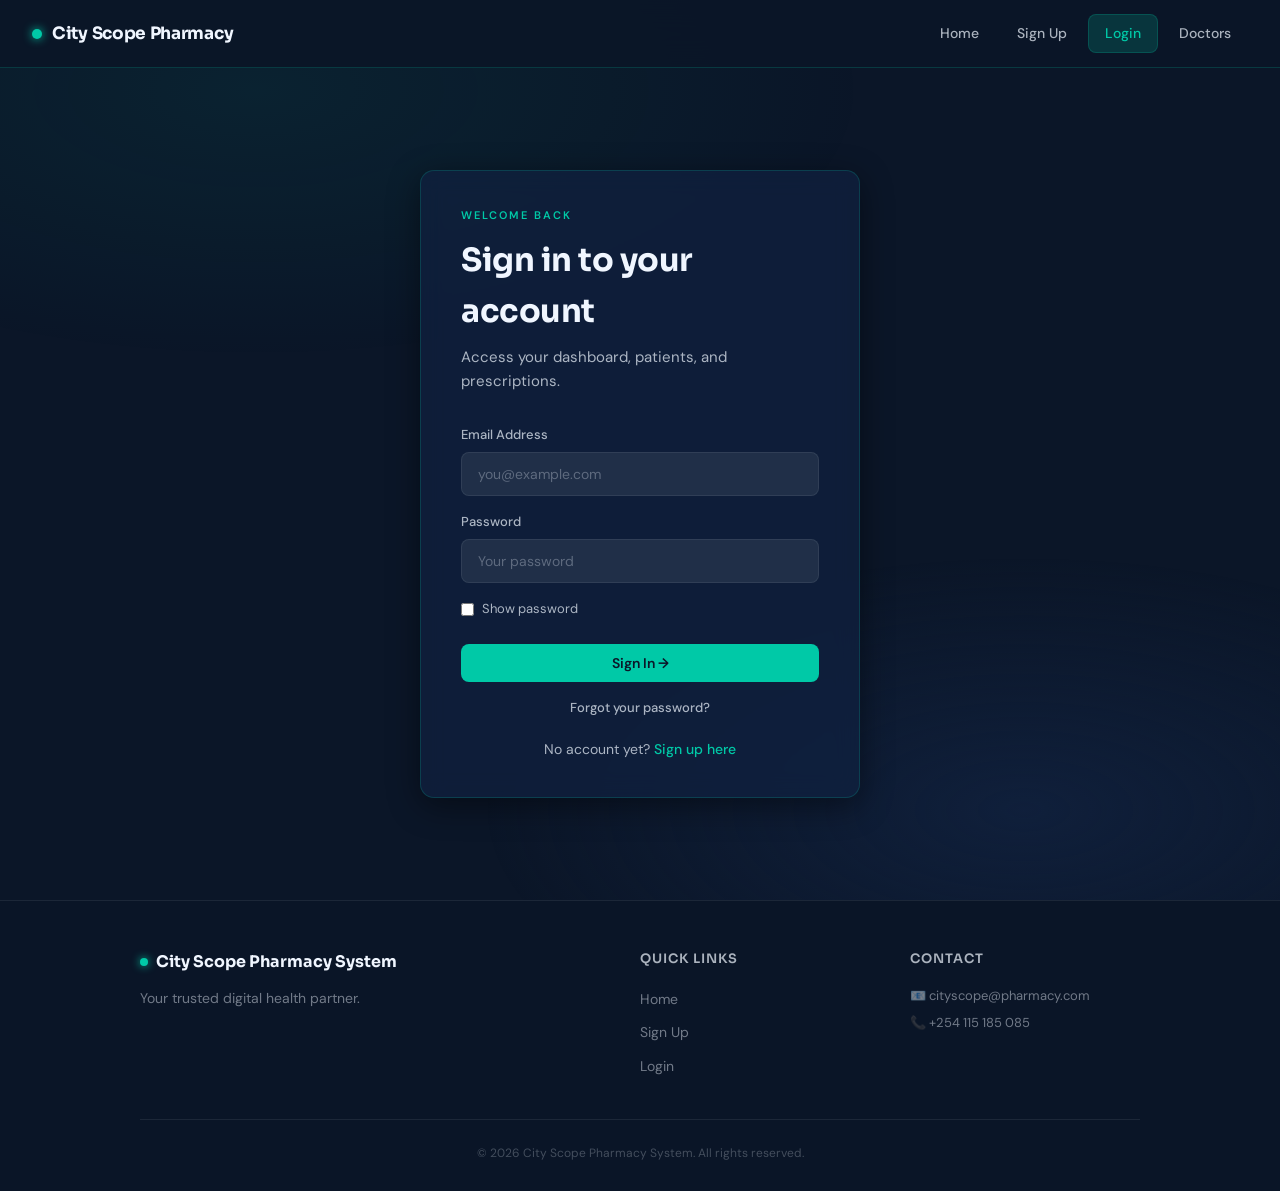
<file: prescription.html>
<!DOCTYPE html>
<html lang="en">
<head>
  <meta charset="UTF-8">
  <meta name="viewport" content="width=device-width, initial-scale=1.0">
  <title>Prescriptions — City Scope Pharmacy</title>
  <link rel="stylesheet" href="style.css">
</head>
<body class="prescription">

<nav class="navbar">
  <div class="logo">City Scope Pharmacy</div>
  <div class="menu-toggle" id="mobile-menu">
    <span class="bar"></span><span class="bar"></span><span class="bar"></span>
  </div>
  <ul class="nav-links"></ul>
</nav>

<div class="page-wrapper">
  <p class="section-label">Prescriptions</p>
  <h2 class="page-heading">Patient: <span id="patientName" style="color:var(--teal)">—</span></h2>
  <p class="page-subheading">Manage and track prescriptions for this patient.</p>

  <div style="display:grid;grid-template-columns:1fr 1.8fr;gap:24px;align-items:start">

    <!-- Add form (doctor only) -->
    <div class="glass-card" id="prescriptionFormCard">
      <h3 style="font-family:'Sora',sans-serif;font-size:16px;font-weight:600;color:var(--white);margin-bottom:20px">Add Prescription</h3>
      <form id="addPrescriptionForm">
        <div class="form-group">
          <label>Medicine Name</label>
          <input type="text" id="medicine" placeholder="e.g. Amoxicillin 500mg" required>
        </div>
        <div class="form-group">
          <label>Dosage / Instructions</label>
          <input type="text" id="dosage" placeholder="e.g. 1 tablet, 3x daily for 7 days" required>
        </div>
        <button type="submit" class="btn btn-primary btn-full" style="margin-top:8px">Add Prescription →</button>
      </form>
    </div>

    <!-- Table -->
    <div class="glass-card" style="padding:0;overflow:hidden">
      <div style="padding:20px 24px;border-bottom:1px solid var(--border-dim)">
        <h3 style="font-family:'Sora',sans-serif;font-size:16px;font-weight:600;color:var(--white)">Prescription History</h3>
      </div>
      <div class="table-wrapper" style="margin:0;border:none;border-radius:0">
        <table>
          <thead>
            <tr>
              <th>#</th><th>Medicine</th><th>Dosage</th><th>Status</th><th>Action</th>
            </tr>
          </thead>
          <tbody id="prescriptionTable"></tbody>
        </table>
      </div>
    </div>

  </div>
</div>

<footer class="footer">
  <div class="footer-content">
    <div class="footer-brand">
      <div class="logo-mark">City Scope Pharmacy System</div>
      <p>Your trusted digital health partner.</p>
    </div>
    <div>
      <h4>Quick Links</h4>
      <ul>
        <li><a href="index.html">Home</a></li>
        <li><a href="login.html">Login</a></li>
      </ul>
    </div>
    <div class="footer-contact">
      <h4>Contact</h4>
      <p>📧 cityscope@pharmacy.com</p>
      <p>📞 +254 115 185 085</p>
    </div>
  </div>
  <p class="copy">© 2026 City Scope Pharmacy System. All rights reserved.</p>
</footer>

<script src="js/navbar.js"></script>
<script src="js/protect.js"></script>
<script src="js/prescription.js"></script>

<style>
@media (max-width: 760px) {
  .page-wrapper > div[style*="grid"] { grid-template-columns: 1fr !important; }
}
</style>
</body>
</html>
</file>
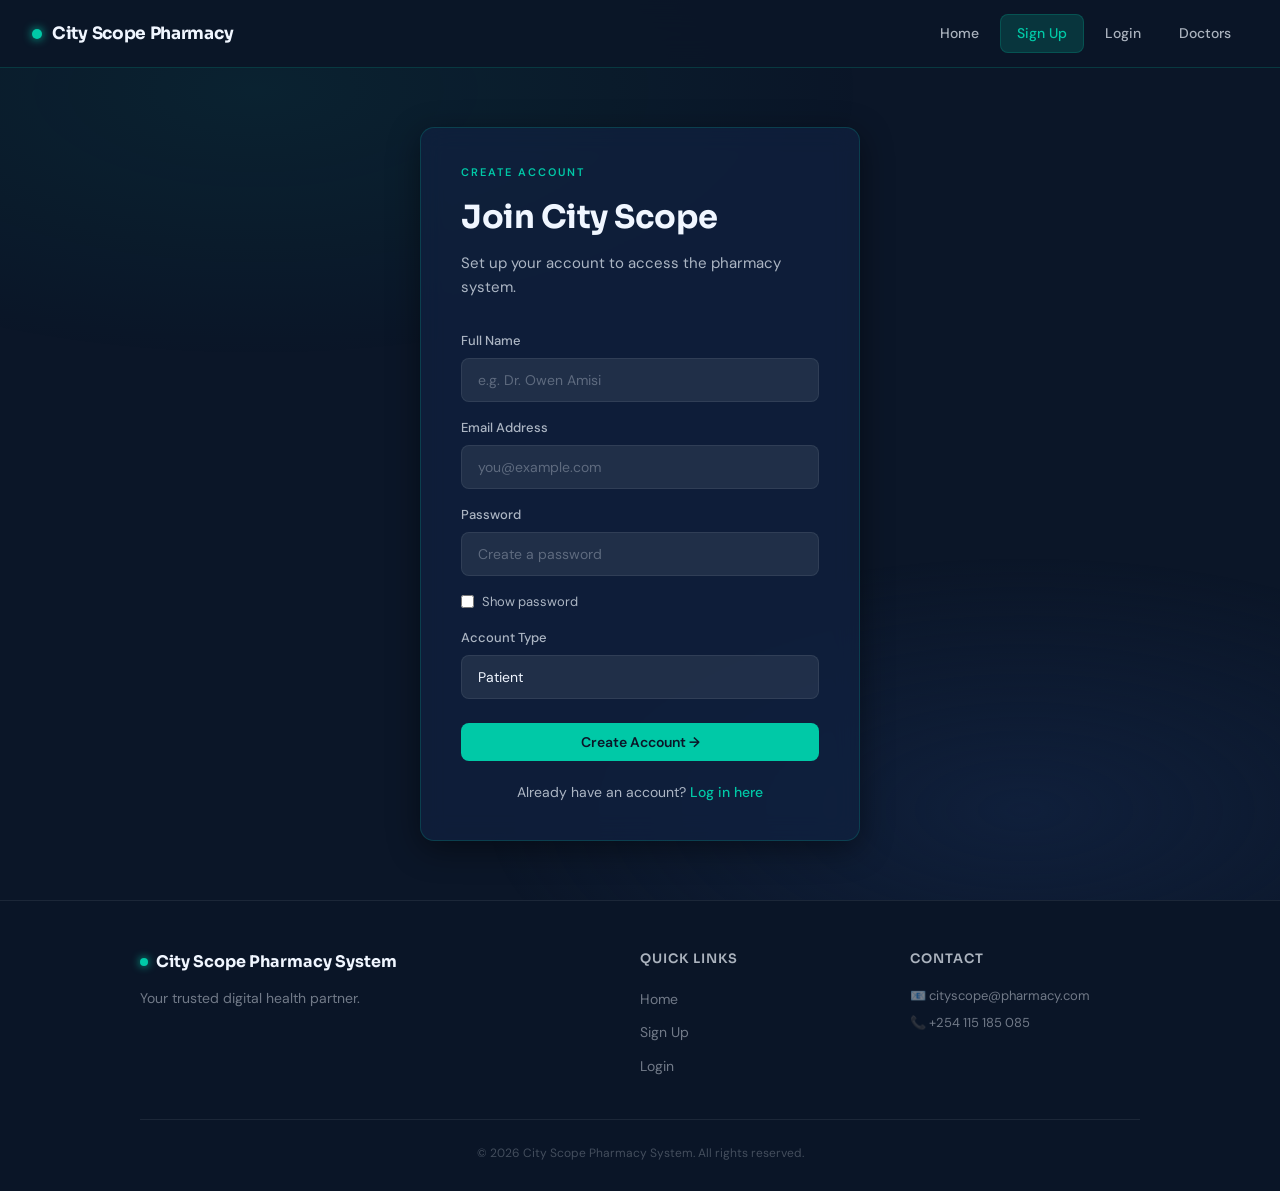
<file: signup.html>
<!DOCTYPE html>
<html lang="en">
<head>
  <meta charset="UTF-8">
  <meta name="viewport" content="width=device-width, initial-scale=1.0">
  <title>Sign Up — City Scope Pharmacy</title>
  <link rel="stylesheet" href="style.css">
</head>
<body>

<nav class="navbar">
  <div class="logo">City Scope Pharmacy</div>
  <div class="menu-toggle" id="mobile-menu">
    <span class="bar"></span><span class="bar"></span><span class="bar"></span>
  </div>
  <ul class="nav-links"></ul>
</nav>

<div class="page-wrapper" style="display:flex;align-items:center;justify-content:center;min-height:calc(100vh - 68px)">
  <div class="glass-card auth-box" style="width:100%">
    <p class="section-label">Create Account</p>
    <h2 class="page-heading">Join City Scope</h2>
    <p class="page-subheading">Set up your account to access the pharmacy system.</p>

    <form id="signupForm">
      <div class="form-group">
        <label>Full Name</label>
        <input type="text" id="name" name="name" placeholder="e.g. Dr. Owen Amisi" autocomplete="name" required>
      </div>
      <div class="form-group">
        <label>Email Address</label>
        <input type="email" id="email" name="email" placeholder="you@example.com" autocomplete="email" required>
      </div>
      <div class="form-group">
        <label>Password</label>
        <input type="password" id="password" name="password" placeholder="Create a password" autocomplete="new-password" required>
      </div>
      <label class="show-pass-label">
        <input type="checkbox" id="showPass"> Show password
      </label>
      <div class="form-group">
        <label>Account Type</label>
        <select id="role" name="role">
          <option value="patient">Patient</option>
          <option value="doctor">Doctor</option>
        </select>
      </div>
      <button type="submit" class="btn btn-primary btn-full" style="margin-top:8px">Create Account →</button>
    </form>

    <div class="form-footer" style="margin-top:20px">
      Already have an account? <a href="login.html">Log in here</a>
    </div>
  </div>
</div>

<!-- Footer -->
<footer class="footer">
  <div class="footer-content">
    <div class="footer-brand">
      <div class="logo-mark">City Scope Pharmacy System</div>
      <p>Your trusted digital health partner.</p>
    </div>
    <div>
      <h4>Quick Links</h4>
      <ul>
        <li><a href="index.html">Home</a></li>
        <li><a href="signup.html">Sign Up</a></li>
        <li><a href="login.html">Login</a></li>
      </ul>
    </div>
    <div class="footer-contact">
      <h4>Contact</h4>
      <p>📧 cityscope@pharmacy.com</p>
      <p>📞 +254 115 185 085</p>
    </div>
  </div>
  <p class="copy">© 2026 City Scope Pharmacy System. All rights reserved.</p>
</footer>

<script src="js/navbar.js"></script>
<script src="js/auth.js"></script>
</body>
</html>
</file>
<file: style.css>
/* ============================================================
   CITY SCOPE PHARMACY — Design System
   Aesthetic: Medical-Tech Precision | Deep Navy + Teal + White
   Font: Sora (display) + DM Sans (body)
   ============================================================ */

@import url('https://fonts.googleapis.com/css2?family=Sora:wght@300;400;600;700;800&family=DM+Sans:ital,opsz,wght@0,9..40,300;0,9..40,400;0,9..40,500;0,9..40,600;1,9..40,400&display=swap');

/* ── CSS Variables ─────────────────────────────────────────── */
:root {
  --navy:       #0b1628;
  --navy-mid:   #112240;
  --navy-light: #1a3461;
  --teal:       #00c9a7;
  --teal-dim:   #00a88c;
  --teal-glow:  rgba(0,201,167,0.18);
  --white:      #f0f6ff;
  --white-dim:  rgba(240,246,255,0.7);
  --white-faint:rgba(240,246,255,0.08);
  --red:        #ff5a65;
  --amber:      #ffb347;
  --border:     rgba(0,201,167,0.2);
  --border-dim: rgba(240,246,255,0.08);
  --shadow:     0 8px 32px rgba(0,0,0,0.45);
  --shadow-sm:  0 2px 12px rgba(0,0,0,0.3);
  --radius:     14px;
  --radius-sm:  8px;
  --transition: 0.25s cubic-bezier(0.4,0,0.2,1);
}

/* ── Reset & Base ──────────────────────────────────────────── */
*, *::before, *::after { box-sizing: border-box; margin: 0; padding: 0; }

html { scroll-behavior: smooth; }

body {
  font-family: 'DM Sans', sans-serif;
  background: var(--navy);
  color: var(--white);
  min-height: 100vh;
  display: flex;
  flex-direction: column;
  padding-top: 68px;
  line-height: 1.6;
}

/* ── Background Patterns ───────────────────────────────────── */
body::before {
  content: '';
  position: fixed;
  inset: 0;
  background:
    radial-gradient(ellipse 80% 50% at 20% 10%, rgba(0,201,167,0.07) 0%, transparent 60%),
    radial-gradient(ellipse 60% 40% at 80% 90%, rgba(17,34,64,0.8) 0%, transparent 70%);
  pointer-events: none;
  z-index: 0;
}

body.index-page::before {
  background:
    radial-gradient(ellipse 100% 60% at 10% 0%, rgba(0,201,167,0.1) 0%, transparent 55%),
    radial-gradient(ellipse 80% 60% at 90% 100%, rgba(0,100,200,0.08) 0%, transparent 60%);
}

main, section, .page-content { position: relative; z-index: 1; }

/* ── Navbar ────────────────────────────────────────────────── */
.navbar {
  position: fixed;
  top: 0; left: 0; right: 0;
  height: 68px;
  background: rgba(11,22,40,0.92);
  backdrop-filter: blur(16px);
  -webkit-backdrop-filter: blur(16px);
  border-bottom: 1px solid var(--border);
  display: flex;
  align-items: center;
  justify-content: space-between;
  padding: 0 32px;
  z-index: 1000;
}

.navbar .logo {
  font-family: 'Sora', sans-serif;
  font-size: 17px;
  font-weight: 700;
  color: var(--white);
  letter-spacing: -0.3px;
  display: flex;
  align-items: center;
  gap: 10px;
}

.navbar .logo::before {
  content: '';
  width: 10px; height: 10px;
  background: var(--teal);
  border-radius: 50%;
  box-shadow: 0 0 10px var(--teal);
  flex-shrink: 0;
}

.nav-links {
  list-style: none;
  display: flex;
  align-items: center;
  gap: 4px;
}

.nav-links li a {
  display: block;
  padding: 7px 16px;
  font-size: 14px;
  font-weight: 500;
  color: var(--white-dim);
  text-decoration: none;
  border-radius: 8px;
  transition: all var(--transition);
  border: 1px solid transparent;
}

.nav-links li a:hover,
.nav-links li a.active {
  color: var(--teal);
  background: var(--teal-glow);
  border-color: var(--border);
}

.menu-toggle {
  display: none;
  flex-direction: column;
  cursor: pointer;
  gap: 5px;
  padding: 4px;
}
.menu-toggle .bar {
  width: 24px; height: 2px;
  background: var(--white);
  border-radius: 2px;
  transition: all var(--transition);
}
.menu-toggle.active .bar:nth-child(1) { transform: rotate(45deg) translate(5px,5px); }
.menu-toggle.active .bar:nth-child(2) { opacity: 0; }
.menu-toggle.active .bar:nth-child(3) { transform: rotate(-45deg) translate(5px,-5px); }

/* ── Page Wrapper / Cards ──────────────────────────────────── */
.page-wrapper {
  flex: 1;
  width: 100%;
  max-width: 1100px;
  margin: 0 auto;
  padding: 48px 24px;
  position: relative;
  z-index: 1;
}

.glass-card {
  background: rgba(17,34,64,0.7);
  border: 1px solid var(--border);
  border-radius: var(--radius);
  backdrop-filter: blur(12px);
  -webkit-backdrop-filter: blur(12px);
  box-shadow: var(--shadow);
  padding: 36px 40px;
}

/* ── Page Headings ─────────────────────────────────────────── */
.page-heading {
  font-family: 'Sora', sans-serif;
  font-size: clamp(22px, 4vw, 32px);
  font-weight: 700;
  color: var(--white);
  margin-bottom: 8px;
  letter-spacing: -0.5px;
}

.page-subheading {
  font-size: 15px;
  color: var(--white-dim);
  margin-bottom: 32px;
}

.section-label {
  font-size: 11px;
  font-weight: 600;
  letter-spacing: 2px;
  text-transform: uppercase;
  color: var(--teal);
  margin-bottom: 10px;
}

/* ── Forms ─────────────────────────────────────────────────── */
.form-group {
  margin-bottom: 16px;
}

.form-group label {
  display: block;
  font-size: 13px;
  font-weight: 500;
  color: var(--white-dim);
  margin-bottom: 6px;
}

input[type="text"],
input[type="email"],
input[type="password"],
input[type="number"],
input[type="tel"],
select,
textarea {
  width: 100%;
  padding: 12px 16px;
  font-family: 'DM Sans', sans-serif;
  font-size: 14px;
  color: var(--white);
  background: var(--white-faint);
  border: 1px solid var(--border-dim);
  border-radius: var(--radius-sm);
  outline: none;
  transition: all var(--transition);
  -webkit-appearance: none;
}

input::placeholder, textarea::placeholder { color: rgba(240,246,255,0.3); }

input:focus, select:focus, textarea:focus {
  border-color: var(--teal);
  background: rgba(0,201,167,0.06);
  box-shadow: 0 0 0 3px rgba(0,201,167,0.12);
}

select option { background: var(--navy-mid); color: var(--white); }

textarea { resize: vertical; min-height: 100px; line-height: 1.5; }

/* ── Buttons ────────────────────────────────────────────────── */
.btn {
  display: inline-flex;
  align-items: center;
  gap: 8px;
  padding: 12px 24px;
  font-family: 'DM Sans', sans-serif;
  font-size: 14px;
  font-weight: 600;
  border: none;
  border-radius: var(--radius-sm);
  cursor: pointer;
  transition: all var(--transition);
  text-decoration: none;
  line-height: 1;
}

.btn-primary {
  background: var(--teal);
  color: var(--navy);
}
.btn-primary:hover {
  background: #00deb8;
  box-shadow: 0 4px 20px rgba(0,201,167,0.4);
  transform: translateY(-1px);
}

.btn-secondary {
  background: var(--white-faint);
  color: var(--white);
  border: 1px solid var(--border-dim);
}
.btn-secondary:hover {
  background: rgba(240,246,255,0.12);
  border-color: var(--teal);
  color: var(--teal);
}

.btn-danger {
  background: rgba(255,90,101,0.15);
  color: var(--red);
  border: 1px solid rgba(255,90,101,0.25);
}
.btn-danger:hover {
  background: rgba(255,90,101,0.25);
  box-shadow: 0 4px 12px rgba(255,90,101,0.2);
}

.btn-sm {
  padding: 7px 14px;
  font-size: 13px;
  border-radius: 6px;
}

.btn-full { width: 100%; justify-content: center; }

/* ── Tables ─────────────────────────────────────────────────── */
.table-wrapper {
  overflow-x: auto;
  border-radius: var(--radius-sm);
  border: 1px solid var(--border-dim);
  margin-top: 24px;
}

table {
  width: 100%;
  border-collapse: collapse;
  min-width: 500px;
}

thead tr {
  background: rgba(0,201,167,0.08);
  border-bottom: 1px solid var(--border);
}

thead th {
  padding: 14px 18px;
  text-align: left;
  font-family: 'Sora', sans-serif;
  font-size: 11px;
  font-weight: 600;
  letter-spacing: 1.5px;
  text-transform: uppercase;
  color: var(--teal);
  white-space: nowrap;
}

tbody tr {
  border-bottom: 1px solid var(--border-dim);
  transition: background var(--transition);
}

tbody tr:last-child { border-bottom: none; }

tbody tr:hover { background: var(--white-faint); }

tbody td {
  padding: 14px 18px;
  font-size: 14px;
  color: var(--white-dim);
  vertical-align: middle;
}

tbody td:first-child { color: rgba(240,246,255,0.35); font-size: 12px; }

/* ── Badges ─────────────────────────────────────────────────── */
.badge {
  display: inline-flex;
  align-items: center;
  gap: 5px;
  padding: 4px 10px;
  border-radius: 20px;
  font-size: 12px;
  font-weight: 500;
}
.badge-yes { background: rgba(0,201,167,0.15); color: var(--teal); }
.badge-no  { background: rgba(255,179,71,0.15);  color: var(--amber); }

/* ── Auth Box (signup, login) ──────────────────────────────── */
.auth-box {
  max-width: 440px;
  margin: 0 auto;
}

.auth-box .form-footer {
  text-align: center;
  margin-top: 20px;
  font-size: 14px;
  color: var(--white-dim);
}

.auth-box .form-footer a {
  color: var(--teal);
  text-decoration: none;
  font-weight: 500;
}

.auth-box .form-footer a:hover { text-decoration: underline; }

.show-pass-label {
  display: flex;
  align-items: center;
  gap: 8px;
  font-size: 13px;
  color: var(--white-dim);
  cursor: pointer;
  margin: 4px 0 16px;
}

.show-pass-label input { width: auto; }

/* ── Index Page ─────────────────────────────────────────────── */
.hero {
  text-align: center;
  padding: 80px 24px 60px;
  position: relative;
  z-index: 1;
}

.hero-eyebrow {
  display: inline-block;
  padding: 6px 16px;
  background: var(--teal-glow);
  border: 1px solid var(--border);
  border-radius: 20px;
  font-size: 12px;
  font-weight: 600;
  letter-spacing: 1.5px;
  text-transform: uppercase;
  color: var(--teal);
  margin-bottom: 24px;
}

.hero h1 {
  font-family: 'Sora', sans-serif;
  font-size: clamp(32px, 6vw, 58px);
  font-weight: 800;
  line-height: 1.1;
  color: var(--white);
  letter-spacing: -1.5px;
  margin-bottom: 20px;
}

.hero h1 span { color: var(--teal); }

.hero p {
  font-size: clamp(15px, 2vw, 18px);
  color: var(--white-dim);
  max-width: 560px;
  margin: 0 auto 36px;
}

.hero-cta {
  display: flex;
  gap: 12px;
  justify-content: center;
  flex-wrap: wrap;
}

/* Features Grid */
.features-section {
  padding: 60px 24px;
  position: relative;
  z-index: 1;
}

.features-section .section-title {
  font-family: 'Sora', sans-serif;
  font-size: clamp(20px, 3vw, 28px);
  font-weight: 700;
  text-align: center;
  color: var(--white);
  margin-bottom: 40px;
  letter-spacing: -0.5px;
}

.features-grid {
  display: grid;
  grid-template-columns: repeat(auto-fit, minmax(260px, 1fr));
  gap: 20px;
  max-width: 960px;
  margin: 0 auto;
}

.feature-card {
  background: rgba(17,34,64,0.6);
  border: 1px solid var(--border-dim);
  border-radius: var(--radius);
  padding: 28px;
  transition: all var(--transition);
}

.feature-card:hover {
  border-color: var(--border);
  transform: translateY(-3px);
  box-shadow: 0 12px 32px rgba(0,0,0,0.3);
}

.feature-icon {
  width: 44px; height: 44px;
  background: var(--teal-glow);
  border: 1px solid var(--border);
  border-radius: 10px;
  display: flex; align-items: center; justify-content: center;
  font-size: 20px;
  margin-bottom: 16px;
}

.feature-card h3 {
  font-family: 'Sora', sans-serif;
  font-size: 17px;
  font-weight: 600;
  color: var(--white);
  margin-bottom: 8px;
}

.feature-card p { font-size: 14px; color: var(--white-dim); line-height: 1.6; }

/* Reviews Slider */
.reviews-section {
  padding: 60px 24px;
  position: relative;
  z-index: 1;
}

.slider-wrapper {
  max-width: 680px;
  margin: 0 auto;
}

.slider-container {
  position: relative;
  overflow: hidden;
  min-height: 140px;
}

.review-slide {
  display: none;
  text-align: center;
  padding: 32px;
  background: rgba(17,34,64,0.6);
  border: 1px solid var(--border-dim);
  border-radius: var(--radius);
  animation: fadeIn 0.4s ease;
}

.review-slide.active { display: block; }

@keyframes fadeIn { from { opacity: 0; transform: translateY(6px); } to { opacity: 1; transform: none; } }

.review-slide p {
  font-size: 17px;
  color: var(--white);
  font-style: italic;
  margin-bottom: 16px;
  line-height: 1.6;
}

.review-slide strong { font-size: 14px; color: var(--teal); }

.slider-controls {
  display: flex;
  justify-content: center;
  gap: 10px;
  margin-top: 20px;
}

.slider-controls button {
  width: 36px; height: 36px;
  background: var(--white-faint);
  border: 1px solid var(--border-dim);
  border-radius: 50%;
  color: var(--white);
  font-size: 14px;
  cursor: pointer;
  transition: all var(--transition);
}

.slider-controls button:hover {
  background: var(--teal-glow);
  border-color: var(--teal);
  color: var(--teal);
}

/* ── Doctor Cards (Contact) ─────────────────────────────────── */
.doctors-section { padding: 60px 24px; position: relative; z-index: 1; }

.doctors-grid {
  display: grid;
  grid-template-columns: repeat(auto-fit, minmax(240px, 1fr));
  gap: 24px;
  max-width: 900px;
  margin: 0 auto;
}

.doctor-card {
  background: rgba(17,34,64,0.65);
  border: 1px solid var(--border-dim);
  border-radius: var(--radius);
  padding: 28px;
  text-align: center;
  transition: all var(--transition);
}

.doctor-card:hover {
  border-color: var(--teal);
  transform: translateY(-4px);
  box-shadow: 0 12px 36px rgba(0,201,167,0.1);
}

.doctor-card img {
  width: 90px; height: 90px;
  border-radius: 50%;
  object-fit: cover;
  border: 2px solid var(--teal);
  box-shadow: 0 0 0 4px rgba(0,201,167,0.12);
  margin-bottom: 16px;
}

.doctor-card h3 {
  font-family: 'Sora', sans-serif;
  font-size: 17px;
  font-weight: 600;
  color: var(--white);
  margin-bottom: 10px;
}

.doctor-card p {
  font-size: 13px;
  color: var(--white-dim);
  margin-bottom: 4px;
  display: flex;
  align-items: center;
  justify-content: center;
  gap: 6px;
}

.specialty-badge {
  display: inline-block;
  margin-top: 12px;
  padding: 4px 12px;
  background: var(--teal-glow);
  border: 1px solid var(--border);
  border-radius: 20px;
  font-size: 12px;
  color: var(--teal);
  font-weight: 500;
}

/* ── Logged Doctor Banner ───────────────────────────────────── */
.doctor-banner {
  position: fixed;
  top: 68px;
  left: 0; right: 0;
  background: rgba(0,201,167,0.1);
  border-bottom: 1px solid var(--border);
  backdrop-filter: blur(8px);
  display: flex;
  align-items: center;
  justify-content: space-between;
  padding: 10px 32px;
  font-size: 14px;
  color: var(--white-dim);
  z-index: 900;
}

.doctor-banner strong { color: var(--teal); }
body.has-banner { padding-top: 110px; }

/* ── Dashboard Stats ────────────────────────────────────────── */
.stats-row {
  display: grid;
  grid-template-columns: repeat(auto-fit, minmax(160px, 1fr));
  gap: 16px;
  margin-bottom: 32px;
}

.stat-card {
  background: rgba(17,34,64,0.6);
  border: 1px solid var(--border-dim);
  border-radius: var(--radius-sm);
  padding: 20px 22px;
}

.stat-card .stat-label {
  font-size: 11px;
  font-weight: 600;
  letter-spacing: 1.5px;
  text-transform: uppercase;
  color: var(--white-dim);
  margin-bottom: 6px;
}

.stat-card .stat-value {
  font-family: 'Sora', sans-serif;
  font-size: 28px;
  font-weight: 700;
  color: var(--teal);
}

/* ── Footer ─────────────────────────────────────────────────── */
.footer {
  margin-top: auto;
  background: rgba(11,22,40,0.95);
  border-top: 1px solid var(--border-dim);
  padding: 48px 32px 28px;
  position: relative;
  z-index: 1;
}

.footer-content {
  max-width: 1000px;
  margin: 0 auto;
  display: grid;
  grid-template-columns: 2fr 1fr 1fr;
  gap: 40px;
  margin-bottom: 32px;
}

.footer-brand .logo-mark {
  font-family: 'Sora', sans-serif;
  font-size: 16px;
  font-weight: 700;
  color: var(--white);
  display: flex;
  align-items: center;
  gap: 8px;
  margin-bottom: 12px;
}

.footer-brand .logo-mark::before {
  content: '';
  width: 8px; height: 8px;
  background: var(--teal);
  border-radius: 50%;
  box-shadow: 0 0 8px var(--teal);
}

.footer-brand p { font-size: 14px; color: rgba(240,246,255,0.45); line-height: 1.7; }

.footer h4 {
  font-family: 'Sora', sans-serif;
  font-size: 13px;
  font-weight: 600;
  letter-spacing: 1px;
  text-transform: uppercase;
  color: var(--white-dim);
  margin-bottom: 16px;
}

.footer ul { list-style: none; }

.footer ul li { margin-bottom: 8px; }

.footer ul li a {
  font-size: 14px;
  color: rgba(240,246,255,0.45);
  text-decoration: none;
  transition: color var(--transition);
}

.footer ul li a:hover { color: var(--teal); }

.footer-contact p {
  font-size: 13px;
  color: rgba(240,246,255,0.45);
  margin-bottom: 6px;
  display: flex;
  align-items: center;
  gap: 8px;
}

.copy {
  text-align: center;
  font-size: 12px;
  color: rgba(240,246,255,0.25);
  border-top: 1px solid var(--border-dim);
  padding-top: 24px;
  max-width: 1000px;
  margin: 0 auto;
}

/* ── Quick Links Toggle (mobile footer) ─────────────────────── */
.quick-links-title {
  cursor: pointer;
  user-select: none;
}

.quick-links-menu {
  max-height: 0;
  overflow: hidden;
  transition: max-height 0.3s ease;
}

.quick-links-menu.show { max-height: 200px; }

/* ── Dividers & misc ────────────────────────────────────────── */
.divider {
  height: 1px;
  background: var(--border-dim);
  margin: 28px 0;
}

.empty-state {
  text-align: center;
  padding: 48px;
  color: rgba(240,246,255,0.3);
  font-size: 14px;
}

.empty-state .empty-icon { font-size: 36px; margin-bottom: 12px; }

/* ── Alert / Toast ──────────────────────────────────────────── */
.toast {
  position: fixed;
  bottom: 24px;
  right: 24px;
  padding: 14px 20px;
  border-radius: var(--radius-sm);
  font-size: 14px;
  font-weight: 500;
  color: var(--navy);
  background: var(--teal);
  box-shadow: var(--shadow);
  z-index: 9999;
  transform: translateY(20px);
  opacity: 0;
  transition: all var(--transition);
  pointer-events: none;
}
.toast.show { transform: none; opacity: 1; }
.toast.error { background: var(--red); color: white; }

/* ── Responsive ─────────────────────────────────────────────── */
@media (max-width: 768px) {
  .navbar { padding: 0 20px; }

  .nav-links {
    position: fixed;
    top: 68px; right: 0; bottom: 0;
    width: 240px;
    background: rgba(11,22,40,0.98);
    border-left: 1px solid var(--border-dim);
    flex-direction: column;
    align-items: flex-start;
    justify-content: flex-start;
    padding: 24px 16px;
    gap: 4px;
    transform: translateX(100%);
    transition: transform var(--transition);
    overflow-y: auto;
  }

  .nav-links.active { transform: none; }

  .nav-links li { width: 100%; }
  .nav-links li a { display: block; }

  .menu-toggle { display: flex; }

  .glass-card { padding: 24px 20px; }

  .footer-content { grid-template-columns: 1fr; gap: 24px; }

  .hero { padding: 48px 20px 40px; }

  .doctor-banner { flex-direction: column; gap: 4px; text-align: center; }

  .stats-row { grid-template-columns: 1fr 1fr; }

  .page-wrapper { padding: 32px 16px; }
}

@media (max-width: 480px) {
  .stats-row { grid-template-columns: 1fr; }
  .hero-cta { flex-direction: column; align-items: center; }
  .features-grid { grid-template-columns: 1fr; }
  .doctors-grid { grid-template-columns: 1fr; }
}
</file>
